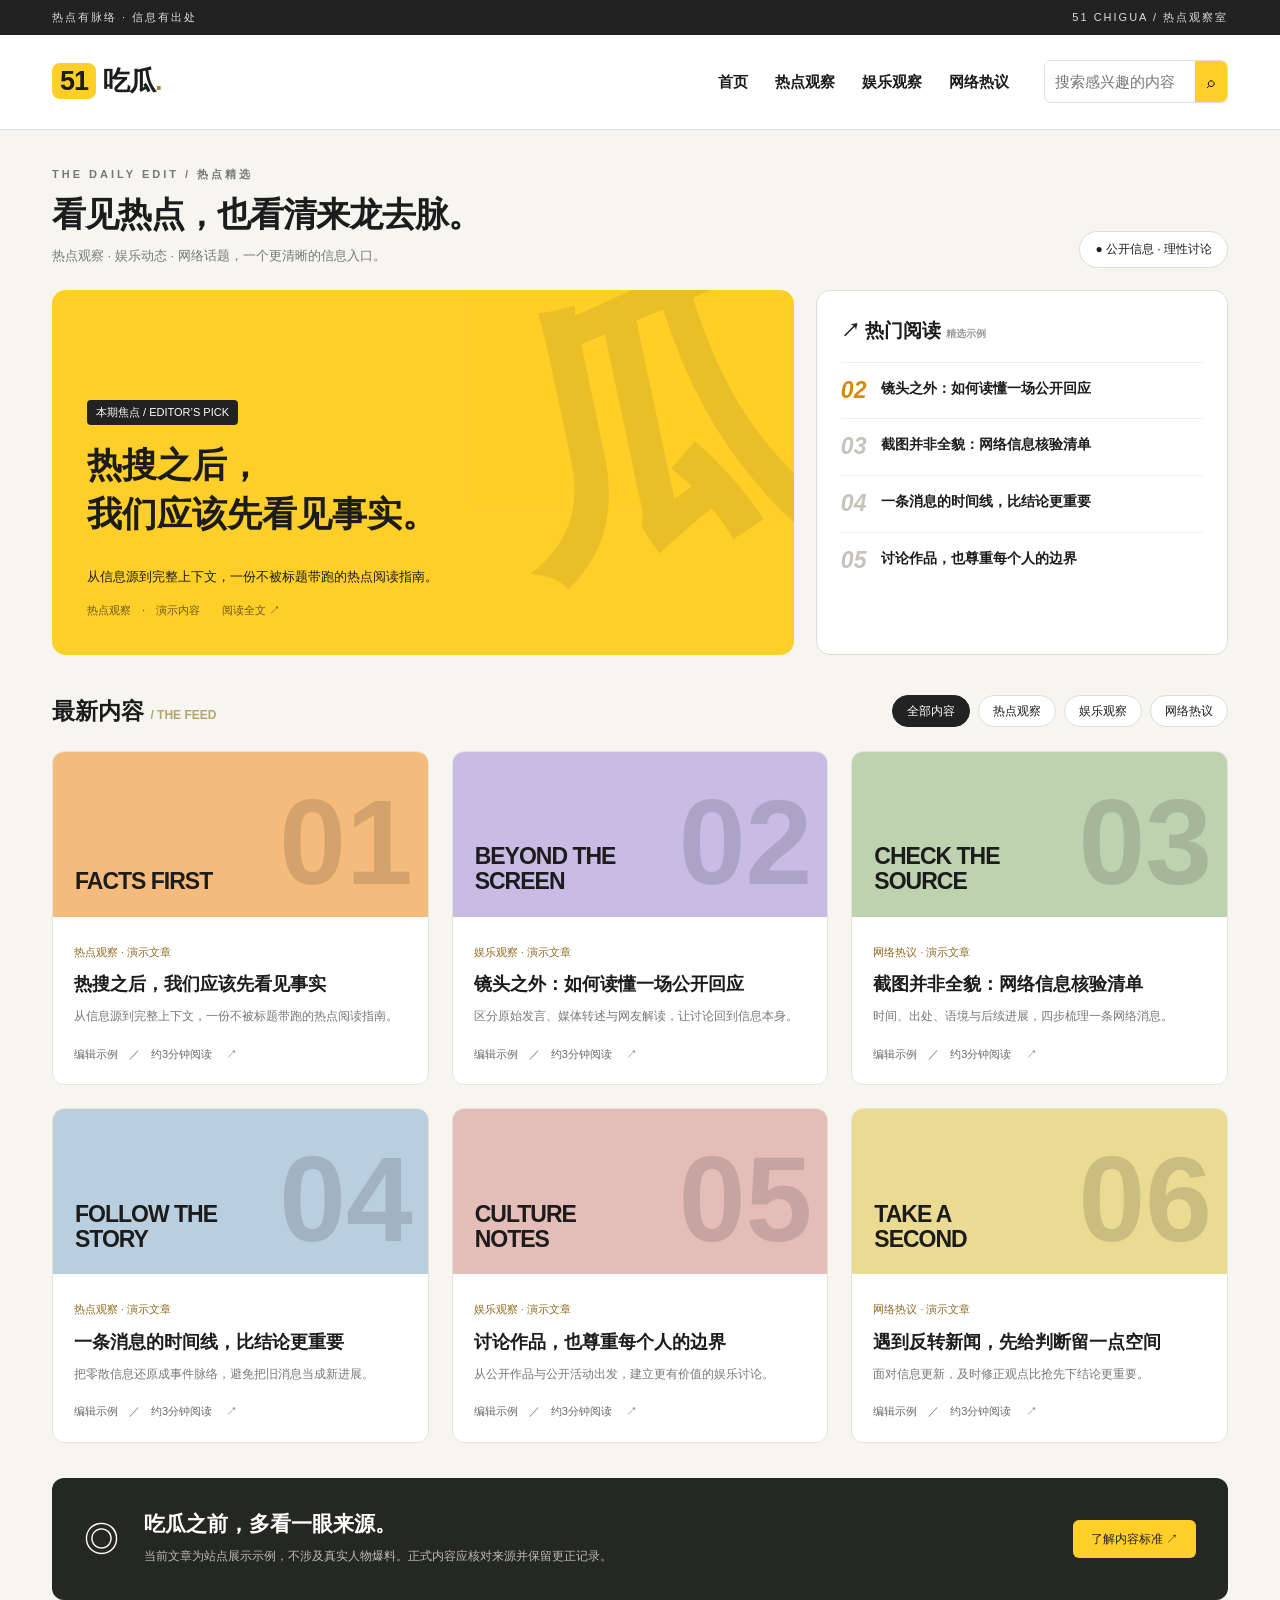
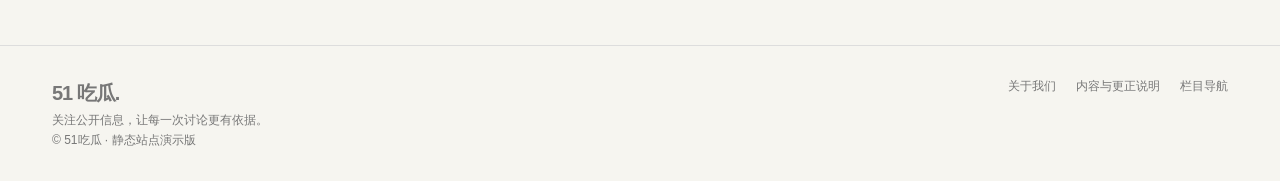
<file: index.html>
<!doctype html><html lang="zh-CN"><head><meta charset="utf-8"><meta name="viewport" content="width=device-width,initial-scale=1"><title>51吃瓜网黑料第一爆料最快-全网最快最全吃瓜平台,黑料实时更新-51吃瓜</title><meta name="description" content="51吃瓜作为全网最快最全吃瓜平台，黑料实时更新，让您始终领先一步。"><meta name="keywords" content="51吃瓜网黑料第一爆料最快,全网最快最全吃瓜平台,黑料实时更新,51吃瓜"><meta name="robots" content="index,follow"><link rel="stylesheet" href="style.css"><link rel="canonical" href="https://chigua51-static-20261031.yumidctacta.chatgpt.site/index.html"><meta property="og:title" content="51吃瓜网黑料第一爆料最快-全网最快最全吃瓜平台,黑料实时更新-51吃瓜"><meta property="og:description" content="51吃瓜作为全网最快最全吃瓜平台，黑料实时更新，让您始终领先一步。"><meta property="og:type" content="website"><meta property="og:url" content="https://chigua51-static-20261031.yumidctacta.chatgpt.site/index.html"><meta property="og:site_name" content="51吃瓜"><meta property="og:locale" content="zh_CN"><meta property="og:image" content="https://chigua51-static-20261031.yumidctacta.chatgpt.site/assets/og-cover.png"><meta property="og:image:secure_url" content="https://chigua51-static-20261031.yumidctacta.chatgpt.site/assets/og-cover.png"><meta property="og:image:type" content="image/png"><meta property="og:image:width" content="1200"><meta property="og:image:height" content="630"><meta property="og:image:alt" content="51吃瓜热点观察室：看见热点，也看清来龙去脉。"><meta name="twitter:card" content="summary_large_image"><meta name="twitter:title" content="51吃瓜网黑料第一爆料最快-全网最快最全吃瓜平台,黑料实时更新-51吃瓜"><meta name="twitter:description" content="51吃瓜作为全网最快最全吃瓜平台，黑料实时更新，让您始终领先一步。"><meta name="twitter:image" content="https://chigua51-static-20261031.yumidctacta.chatgpt.site/assets/og-cover.png"><meta name="twitter:image:alt" content="51吃瓜热点观察室：看见热点，也看清来龙去脉。"></head><body><div class="top"><div class="wrap"><span>热点有脉络 · 信息有出处</span><span>51 CHIGUA / 热点观察室</span></div></div><header><div class="wrap head"><a class="logo" href="index.html"><b>51</b>吃瓜<span style="color:#a58b3d">.</span></a><nav><a href="index.html">首页</a><a href="category/hot.html">热点观察</a><a href="category/ent.html">娱乐观察</a><a href="category/web.html">网络热议</a></nav><form class="search" action="index.html"><input name="q" aria-label="搜索文章" placeholder="搜索感兴趣的内容"><button aria-label="搜索">⌕</button></form></div></header><main class="wrap"><div class="intro"><div><div class="eyebrow">THE DAILY EDIT / 热点精选</div><h1>看见热点，也看清来龙去脉。</h1><p>热点观察 · 娱乐动态 · 网络话题，一个更清晰的信息入口。</p></div><span class="pill">● 公开信息 · 理性讨论</span></div><section class="hero"><a class="feature" href="articles/story-1.html"><span class="tag">本期焦点 / EDITOR’S PICK</span><h2>热搜之后，<br>我们应该先看见事实。</h2><p>从信息源到完整上下文，一份不被标题带跑的热点阅读指南。</p><div class="meta">热点观察　·　演示内容　　阅读全文 ↗</div></a><aside class="trending"><h2>↗ 热门阅读 <small style="font-size:10px;color:#999">精选示例</small></h2><a class="trend" href="articles/story-2.html"><span>02</span>镜头之外：如何读懂一场公开回应</a><a class="trend" href="articles/story-3.html"><span>03</span>截图并非全貌：网络信息核验清单</a><a class="trend" href="articles/story-4.html"><span>04</span>一条消息的时间线，比结论更重要</a><a class="trend" href="articles/story-5.html"><span>05</span>讨论作品，也尊重每个人的边界</a></aside></section><div class="sectionhead"><h2 id="list-title">最新内容 <span style="color:#b4a56b;font-size:12px">/ THE FEED</span></h2><div class="filters"><a class="active" href="index.html">全部内容</a><a href="category/hot.html">热点观察</a><a href="category/ent.html">娱乐观察</a><a href="category/web.html">网络热议</a></div></div><section class="grid"><article class="card" data-search="热点观察 热搜之后，我们应该先看见事实 从信息源到完整上下文，一份不被标题带跑的热点阅读指南。"><a href="articles/story-1.html"><div class="art orange"><strong>FACTS FIRST</strong><i>01</i></div><div class="cardbody"><span class="label">热点观察 · 演示文章</span><h3>热搜之后，我们应该先看见事实</h3><p>从信息源到完整上下文，一份不被标题带跑的热点阅读指南。</p><div class="meta">编辑示例　／　约3分钟阅读　 ↗</div></div></a></article><article class="card" data-search="娱乐观察 镜头之外：如何读懂一场公开回应 区分原始发言、媒体转述与网友解读，让讨论回到信息本身。"><a href="articles/story-2.html"><div class="art purple"><strong>BEYOND THE SCREEN</strong><i>02</i></div><div class="cardbody"><span class="label">娱乐观察 · 演示文章</span><h3>镜头之外：如何读懂一场公开回应</h3><p>区分原始发言、媒体转述与网友解读，让讨论回到信息本身。</p><div class="meta">编辑示例　／　约3分钟阅读　 ↗</div></div></a></article><article class="card" data-search="网络热议 截图并非全貌：网络信息核验清单 时间、出处、语境与后续进展，四步梳理一条网络消息。"><a href="articles/story-3.html"><div class="art green"><strong>CHECK THE SOURCE</strong><i>03</i></div><div class="cardbody"><span class="label">网络热议 · 演示文章</span><h3>截图并非全貌：网络信息核验清单</h3><p>时间、出处、语境与后续进展，四步梳理一条网络消息。</p><div class="meta">编辑示例　／　约3分钟阅读　 ↗</div></div></a></article><article class="card" data-search="热点观察 一条消息的时间线，比结论更重要 把零散信息还原成事件脉络，避免把旧消息当成新进展。"><a href="articles/story-4.html"><div class="art blue"><strong>FOLLOW THE STORY</strong><i>04</i></div><div class="cardbody"><span class="label">热点观察 · 演示文章</span><h3>一条消息的时间线，比结论更重要</h3><p>把零散信息还原成事件脉络，避免把旧消息当成新进展。</p><div class="meta">编辑示例　／　约3分钟阅读　 ↗</div></div></a></article><article class="card" data-search="娱乐观察 讨论作品，也尊重每个人的边界 从公开作品与公开活动出发，建立更有价值的娱乐讨论。"><a href="articles/story-5.html"><div class="art pink"><strong>CULTURE NOTES</strong><i>05</i></div><div class="cardbody"><span class="label">娱乐观察 · 演示文章</span><h3>讨论作品，也尊重每个人的边界</h3><p>从公开作品与公开活动出发，建立更有价值的娱乐讨论。</p><div class="meta">编辑示例　／　约3分钟阅读　 ↗</div></div></a></article><article class="card" data-search="网络热议 遇到反转新闻，先给判断留一点空间 面对信息更新，及时修正观点比抢先下结论更重要。"><a href="articles/story-6.html"><div class="art yellow"><strong>TAKE A SECOND</strong><i>06</i></div><div class="cardbody"><span class="label">网络热议 · 演示文章</span><h3>遇到反转新闻，先给判断留一点空间</h3><p>面对信息更新，及时修正观点比抢先下结论更重要。</p><div class="meta">编辑示例　／　约3分钟阅读　 ↗</div></div></a></article></section><p class="empty" id="empty">没有找到匹配的文章，请更换关键词。</p><section class="banner"><div style="font-size:35px">◎</div><div><strong>吃瓜之前，多看一眼来源。</strong><p>当前文章为站点展示示例，不涉及真实人物爆料。正式内容应核对来源并保留更正记录。</p></div><a href="policy.html">了解内容标准 ↗</a></section></main><script>const q=new URLSearchParams(location.search).get('q')||'';document.querySelector('input[name=q]').value=q;if(q){let n=0;document.querySelectorAll('.card').forEach(c=>{const ok=c.dataset.search.toLowerCase().includes(q.toLowerCase());c.hidden=!ok;if(ok)n++});document.getElementById('list-title').textContent='搜索结果 · '+n+' 篇';document.getElementById('empty').style.display=n?'none':'block';}</script><footer><div class="wrap foot"><div><span class="logo" style="font-size:20px">51 吃瓜.</span><br>关注公开信息，让每一次讨论更有依据。<br>© 51吃瓜 · 静态站点演示版</div><div class="footlinks"><a href="about.html">关于我们</a><a href="policy.html">内容与更正说明</a><a href="category/hot.html">栏目导航</a></div></div></footer></body></html>
</file>
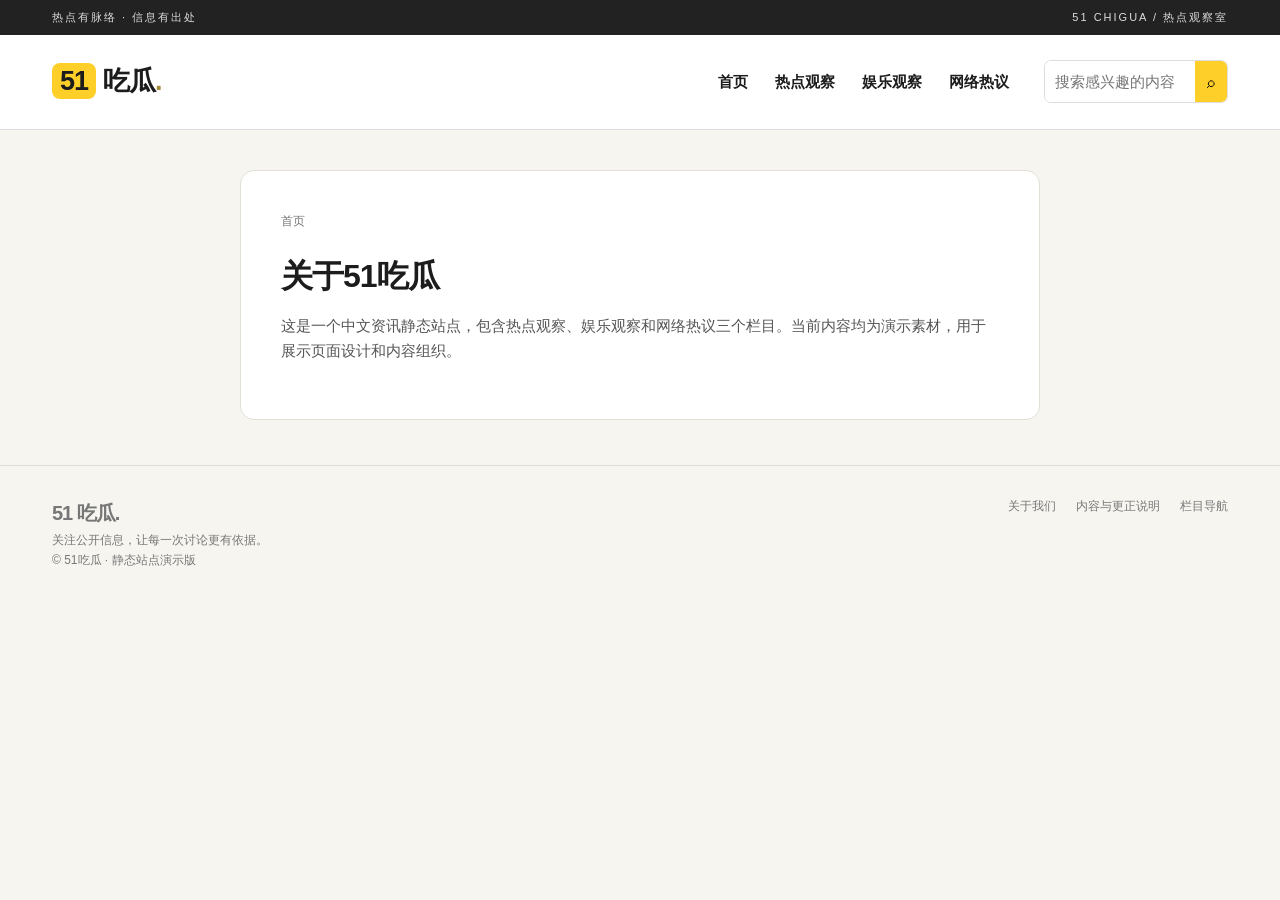
<file: about.html>
<!doctype html><html lang="zh-CN"><head><meta charset="utf-8"><meta name="viewport" content="width=device-width,initial-scale=1"><title>关于51吃瓜-51吃瓜</title><meta name="description" content="51吃瓜作为全网最快最全吃瓜平台，黑料实时更新，让您始终领先一步。"><meta name="keywords" content="51吃瓜网黑料第一爆料最快,全网最快最全吃瓜平台,黑料实时更新,51吃瓜"><meta name="robots" content="index,follow"><link rel="stylesheet" href="style.css"><link rel="canonical" href="https://chigua51-static-20261031.yumidctacta.chatgpt.site/about.html"><meta property="og:title" content="关于51吃瓜-51吃瓜"><meta property="og:description" content="51吃瓜作为全网最快最全吃瓜平台，黑料实时更新，让您始终领先一步。"><meta property="og:type" content="website"><meta property="og:url" content="https://chigua51-static-20261031.yumidctacta.chatgpt.site/about.html"><meta property="og:site_name" content="51吃瓜"><meta property="og:locale" content="zh_CN"><meta property="og:image" content="https://chigua51-static-20261031.yumidctacta.chatgpt.site/assets/og-cover.png"><meta property="og:image:secure_url" content="https://chigua51-static-20261031.yumidctacta.chatgpt.site/assets/og-cover.png"><meta property="og:image:type" content="image/png"><meta property="og:image:width" content="1200"><meta property="og:image:height" content="630"><meta property="og:image:alt" content="51吃瓜热点观察室：看见热点，也看清来龙去脉。"><meta name="twitter:card" content="summary_large_image"><meta name="twitter:title" content="关于51吃瓜-51吃瓜"><meta name="twitter:description" content="51吃瓜作为全网最快最全吃瓜平台，黑料实时更新，让您始终领先一步。"><meta name="twitter:image" content="https://chigua51-static-20261031.yumidctacta.chatgpt.site/assets/og-cover.png"><meta name="twitter:image:alt" content="51吃瓜热点观察室：看见热点，也看清来龙去脉。"></head><body><div class="top"><div class="wrap"><span>热点有脉络 · 信息有出处</span><span>51 CHIGUA / 热点观察室</span></div></div><header><div class="wrap head"><a class="logo" href="index.html"><b>51</b>吃瓜<span style="color:#a58b3d">.</span></a><nav><a href="index.html">首页</a><a href="category/hot.html">热点观察</a><a href="category/ent.html">娱乐观察</a><a href="category/web.html">网络热议</a></nav><form class="search" action="index.html"><input name="q" aria-label="搜索文章" placeholder="搜索感兴趣的内容"><button aria-label="搜索">⌕</button></form></div></header><main class="wrap"><article class="article"><div class="crumb"><a href="index.html">首页</a></div><h1>关于51吃瓜</h1><p>这是一个中文资讯静态站点，包含热点观察、娱乐观察和网络热议三个栏目。当前内容均为演示素材，用于展示页面设计和内容组织。</p></article></main><footer><div class="wrap foot"><div><span class="logo" style="font-size:20px">51 吃瓜.</span><br>关注公开信息，让每一次讨论更有依据。<br>© 51吃瓜 · 静态站点演示版</div><div class="footlinks"><a href="about.html">关于我们</a><a href="policy.html">内容与更正说明</a><a href="category/hot.html">栏目导航</a></div></div></footer></body></html>
</file>
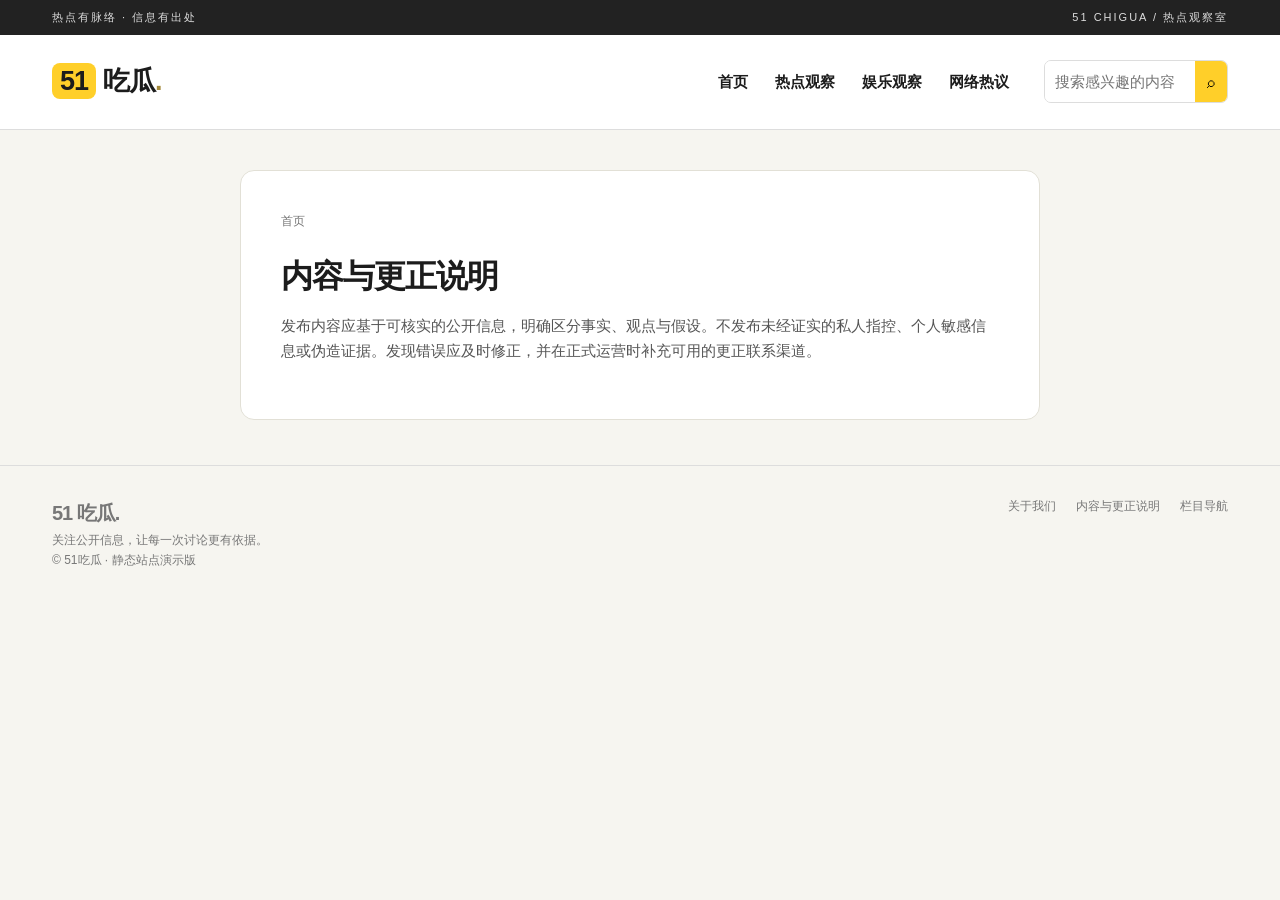
<file: policy.html>
<!doctype html><html lang="zh-CN"><head><meta charset="utf-8"><meta name="viewport" content="width=device-width,initial-scale=1"><title>内容与更正说明-51吃瓜</title><meta name="description" content="51吃瓜作为全网最快最全吃瓜平台，黑料实时更新，让您始终领先一步。"><meta name="keywords" content="51吃瓜网黑料第一爆料最快,全网最快最全吃瓜平台,黑料实时更新,51吃瓜"><meta name="robots" content="index,follow"><link rel="stylesheet" href="style.css"><link rel="canonical" href="https://chigua51-static-20261031.yumidctacta.chatgpt.site/policy.html"><meta property="og:title" content="内容与更正说明-51吃瓜"><meta property="og:description" content="51吃瓜作为全网最快最全吃瓜平台，黑料实时更新，让您始终领先一步。"><meta property="og:type" content="website"><meta property="og:url" content="https://chigua51-static-20261031.yumidctacta.chatgpt.site/policy.html"><meta property="og:site_name" content="51吃瓜"><meta property="og:locale" content="zh_CN"><meta property="og:image" content="https://chigua51-static-20261031.yumidctacta.chatgpt.site/assets/og-cover.png"><meta property="og:image:secure_url" content="https://chigua51-static-20261031.yumidctacta.chatgpt.site/assets/og-cover.png"><meta property="og:image:type" content="image/png"><meta property="og:image:width" content="1200"><meta property="og:image:height" content="630"><meta property="og:image:alt" content="51吃瓜热点观察室：看见热点，也看清来龙去脉。"><meta name="twitter:card" content="summary_large_image"><meta name="twitter:title" content="内容与更正说明-51吃瓜"><meta name="twitter:description" content="51吃瓜作为全网最快最全吃瓜平台，黑料实时更新，让您始终领先一步。"><meta name="twitter:image" content="https://chigua51-static-20261031.yumidctacta.chatgpt.site/assets/og-cover.png"><meta name="twitter:image:alt" content="51吃瓜热点观察室：看见热点，也看清来龙去脉。"></head><body><div class="top"><div class="wrap"><span>热点有脉络 · 信息有出处</span><span>51 CHIGUA / 热点观察室</span></div></div><header><div class="wrap head"><a class="logo" href="index.html"><b>51</b>吃瓜<span style="color:#a58b3d">.</span></a><nav><a href="index.html">首页</a><a href="category/hot.html">热点观察</a><a href="category/ent.html">娱乐观察</a><a href="category/web.html">网络热议</a></nav><form class="search" action="index.html"><input name="q" aria-label="搜索文章" placeholder="搜索感兴趣的内容"><button aria-label="搜索">⌕</button></form></div></header><main class="wrap"><article class="article"><div class="crumb"><a href="index.html">首页</a></div><h1>内容与更正说明</h1><p>发布内容应基于可核实的公开信息，明确区分事实、观点与假设。不发布未经证实的私人指控、个人敏感信息或伪造证据。发现错误应及时修正，并在正式运营时补充可用的更正联系渠道。</p></article></main><footer><div class="wrap foot"><div><span class="logo" style="font-size:20px">51 吃瓜.</span><br>关注公开信息，让每一次讨论更有依据。<br>© 51吃瓜 · 静态站点演示版</div><div class="footlinks"><a href="about.html">关于我们</a><a href="policy.html">内容与更正说明</a><a href="category/hot.html">栏目导航</a></div></div></footer></body></html>
</file>
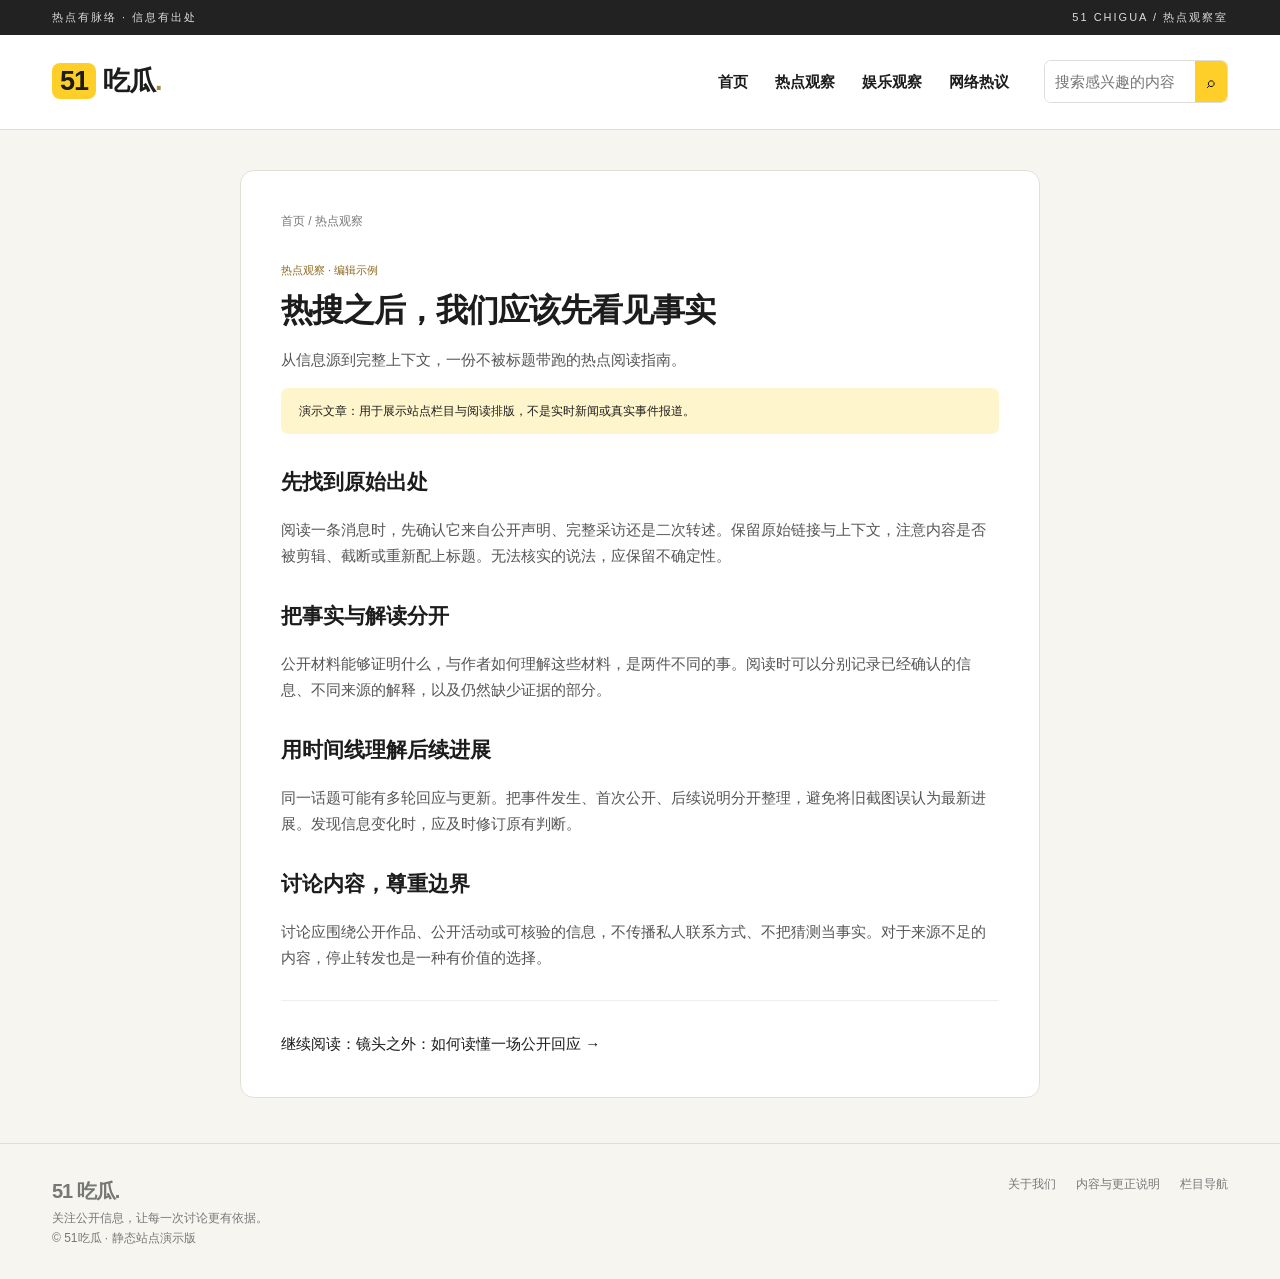
<file: articles/story-1.html>
<!doctype html><html lang="zh-CN"><head><meta charset="utf-8"><meta name="viewport" content="width=device-width,initial-scale=1"><title>热搜之后，我们应该先看见事实-51吃瓜</title><meta name="description" content="从信息源到完整上下文，一份不被标题带跑的热点阅读指南。"><meta name="keywords" content="51吃瓜网黑料第一爆料最快,全网最快最全吃瓜平台,黑料实时更新,51吃瓜"><meta name="robots" content="index,follow"><link rel="stylesheet" href="../style.css"><link rel="canonical" href="https://chigua51-static-20261031.yumidctacta.chatgpt.site/articles/story-1.html"><meta property="og:title" content="热搜之后，我们应该先看见事实-51吃瓜"><meta property="og:description" content="从信息源到完整上下文，一份不被标题带跑的热点阅读指南。"><meta property="og:type" content="article"><meta property="og:url" content="https://chigua51-static-20261031.yumidctacta.chatgpt.site/articles/story-1.html"><meta property="og:site_name" content="51吃瓜"><meta property="og:locale" content="zh_CN"><meta property="og:image" content="https://chigua51-static-20261031.yumidctacta.chatgpt.site/assets/og-cover.png"><meta property="og:image:secure_url" content="https://chigua51-static-20261031.yumidctacta.chatgpt.site/assets/og-cover.png"><meta property="og:image:type" content="image/png"><meta property="og:image:width" content="1200"><meta property="og:image:height" content="630"><meta property="og:image:alt" content="51吃瓜热点观察室：看见热点，也看清来龙去脉。"><meta name="twitter:card" content="summary_large_image"><meta name="twitter:title" content="热搜之后，我们应该先看见事实-51吃瓜"><meta name="twitter:description" content="从信息源到完整上下文，一份不被标题带跑的热点阅读指南。"><meta name="twitter:image" content="https://chigua51-static-20261031.yumidctacta.chatgpt.site/assets/og-cover.png"><meta name="twitter:image:alt" content="51吃瓜热点观察室：看见热点，也看清来龙去脉。"></head><body><div class="top"><div class="wrap"><span>热点有脉络 · 信息有出处</span><span>51 CHIGUA / 热点观察室</span></div></div><header><div class="wrap head"><a class="logo" href="../index.html"><b>51</b>吃瓜<span style="color:#a58b3d">.</span></a><nav><a href="../index.html">首页</a><a href="../category/hot.html">热点观察</a><a href="../category/ent.html">娱乐观察</a><a href="../category/web.html">网络热议</a></nav><form class="search" action="../index.html"><input name="q" aria-label="搜索文章" placeholder="搜索感兴趣的内容"><button aria-label="搜索">⌕</button></form></div></header><main class="wrap"><article class="article"><div class="crumb"><a href="../index.html">首页</a> / 热点观察</div><span class="label">热点观察 · 编辑示例</span><h1>热搜之后，我们应该先看见事实</h1><p>从信息源到完整上下文，一份不被标题带跑的热点阅读指南。</p><div class="notice">演示文章：用于展示站点栏目与阅读排版，不是实时新闻或真实事件报道。</div><h2>先找到原始出处</h2><p>阅读一条消息时，先确认它来自公开声明、完整采访还是二次转述。保留原始链接与上下文，注意内容是否被剪辑、截断或重新配上标题。无法核实的说法，应保留不确定性。</p><h2>把事实与解读分开</h2><p>公开材料能够证明什么，与作者如何理解这些材料，是两件不同的事。阅读时可以分别记录已经确认的信息、不同来源的解释，以及仍然缺少证据的部分。</p><h2>用时间线理解后续进展</h2><p>同一话题可能有多轮回应与更新。把事件发生、首次公开、后续说明分开整理，避免将旧截图误认为最新进展。发现信息变化时，应及时修订原有判断。</p><h2>讨论内容，尊重边界</h2><p>讨论应围绕公开作品、公开活动或可核验的信息，不传播私人联系方式、不把猜测当事实。对于来源不足的内容，停止转发也是一种有价值的选择。</p><hr style="border:0;border-top:1px solid #eee;margin:30px 0"><a href="story-2.html">继续阅读：镜头之外：如何读懂一场公开回应 →</a></article></main><footer><div class="wrap foot"><div><span class="logo" style="font-size:20px">51 吃瓜.</span><br>关注公开信息，让每一次讨论更有依据。<br>© 51吃瓜 · 静态站点演示版</div><div class="footlinks"><a href="../about.html">关于我们</a><a href="../policy.html">内容与更正说明</a><a href="../category/hot.html">栏目导航</a></div></div></footer></body></html>
</file>
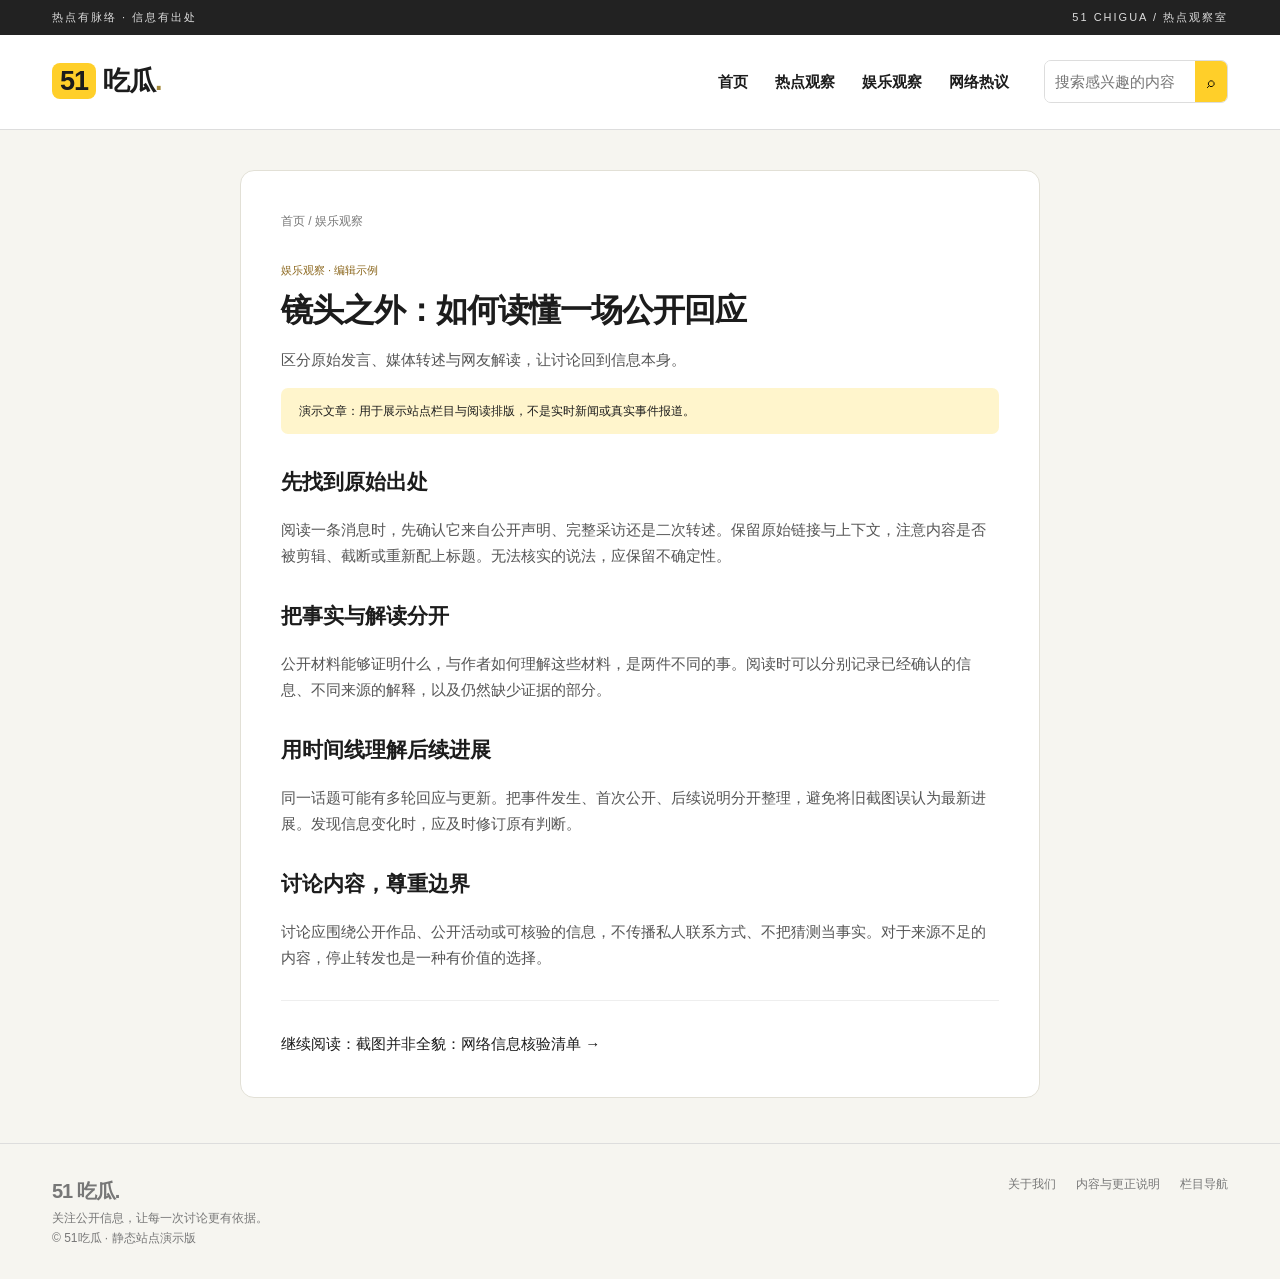
<file: articles/story-2.html>
<!doctype html><html lang="zh-CN"><head><meta charset="utf-8"><meta name="viewport" content="width=device-width,initial-scale=1"><title>镜头之外：如何读懂一场公开回应-51吃瓜</title><meta name="description" content="区分原始发言、媒体转述与网友解读，让讨论回到信息本身。"><meta name="keywords" content="51吃瓜网黑料第一爆料最快,全网最快最全吃瓜平台,黑料实时更新,51吃瓜"><meta name="robots" content="index,follow"><link rel="stylesheet" href="../style.css"><link rel="canonical" href="https://chigua51-static-20261031.yumidctacta.chatgpt.site/articles/story-2.html"><meta property="og:title" content="镜头之外：如何读懂一场公开回应-51吃瓜"><meta property="og:description" content="区分原始发言、媒体转述与网友解读，让讨论回到信息本身。"><meta property="og:type" content="article"><meta property="og:url" content="https://chigua51-static-20261031.yumidctacta.chatgpt.site/articles/story-2.html"><meta property="og:site_name" content="51吃瓜"><meta property="og:locale" content="zh_CN"><meta property="og:image" content="https://chigua51-static-20261031.yumidctacta.chatgpt.site/assets/og-cover.png"><meta property="og:image:secure_url" content="https://chigua51-static-20261031.yumidctacta.chatgpt.site/assets/og-cover.png"><meta property="og:image:type" content="image/png"><meta property="og:image:width" content="1200"><meta property="og:image:height" content="630"><meta property="og:image:alt" content="51吃瓜热点观察室：看见热点，也看清来龙去脉。"><meta name="twitter:card" content="summary_large_image"><meta name="twitter:title" content="镜头之外：如何读懂一场公开回应-51吃瓜"><meta name="twitter:description" content="区分原始发言、媒体转述与网友解读，让讨论回到信息本身。"><meta name="twitter:image" content="https://chigua51-static-20261031.yumidctacta.chatgpt.site/assets/og-cover.png"><meta name="twitter:image:alt" content="51吃瓜热点观察室：看见热点，也看清来龙去脉。"></head><body><div class="top"><div class="wrap"><span>热点有脉络 · 信息有出处</span><span>51 CHIGUA / 热点观察室</span></div></div><header><div class="wrap head"><a class="logo" href="../index.html"><b>51</b>吃瓜<span style="color:#a58b3d">.</span></a><nav><a href="../index.html">首页</a><a href="../category/hot.html">热点观察</a><a href="../category/ent.html">娱乐观察</a><a href="../category/web.html">网络热议</a></nav><form class="search" action="../index.html"><input name="q" aria-label="搜索文章" placeholder="搜索感兴趣的内容"><button aria-label="搜索">⌕</button></form></div></header><main class="wrap"><article class="article"><div class="crumb"><a href="../index.html">首页</a> / 娱乐观察</div><span class="label">娱乐观察 · 编辑示例</span><h1>镜头之外：如何读懂一场公开回应</h1><p>区分原始发言、媒体转述与网友解读，让讨论回到信息本身。</p><div class="notice">演示文章：用于展示站点栏目与阅读排版，不是实时新闻或真实事件报道。</div><h2>先找到原始出处</h2><p>阅读一条消息时，先确认它来自公开声明、完整采访还是二次转述。保留原始链接与上下文，注意内容是否被剪辑、截断或重新配上标题。无法核实的说法，应保留不确定性。</p><h2>把事实与解读分开</h2><p>公开材料能够证明什么，与作者如何理解这些材料，是两件不同的事。阅读时可以分别记录已经确认的信息、不同来源的解释，以及仍然缺少证据的部分。</p><h2>用时间线理解后续进展</h2><p>同一话题可能有多轮回应与更新。把事件发生、首次公开、后续说明分开整理，避免将旧截图误认为最新进展。发现信息变化时，应及时修订原有判断。</p><h2>讨论内容，尊重边界</h2><p>讨论应围绕公开作品、公开活动或可核验的信息，不传播私人联系方式、不把猜测当事实。对于来源不足的内容，停止转发也是一种有价值的选择。</p><hr style="border:0;border-top:1px solid #eee;margin:30px 0"><a href="story-3.html">继续阅读：截图并非全貌：网络信息核验清单 →</a></article></main><footer><div class="wrap foot"><div><span class="logo" style="font-size:20px">51 吃瓜.</span><br>关注公开信息，让每一次讨论更有依据。<br>© 51吃瓜 · 静态站点演示版</div><div class="footlinks"><a href="../about.html">关于我们</a><a href="../policy.html">内容与更正说明</a><a href="../category/hot.html">栏目导航</a></div></div></footer></body></html>
</file>
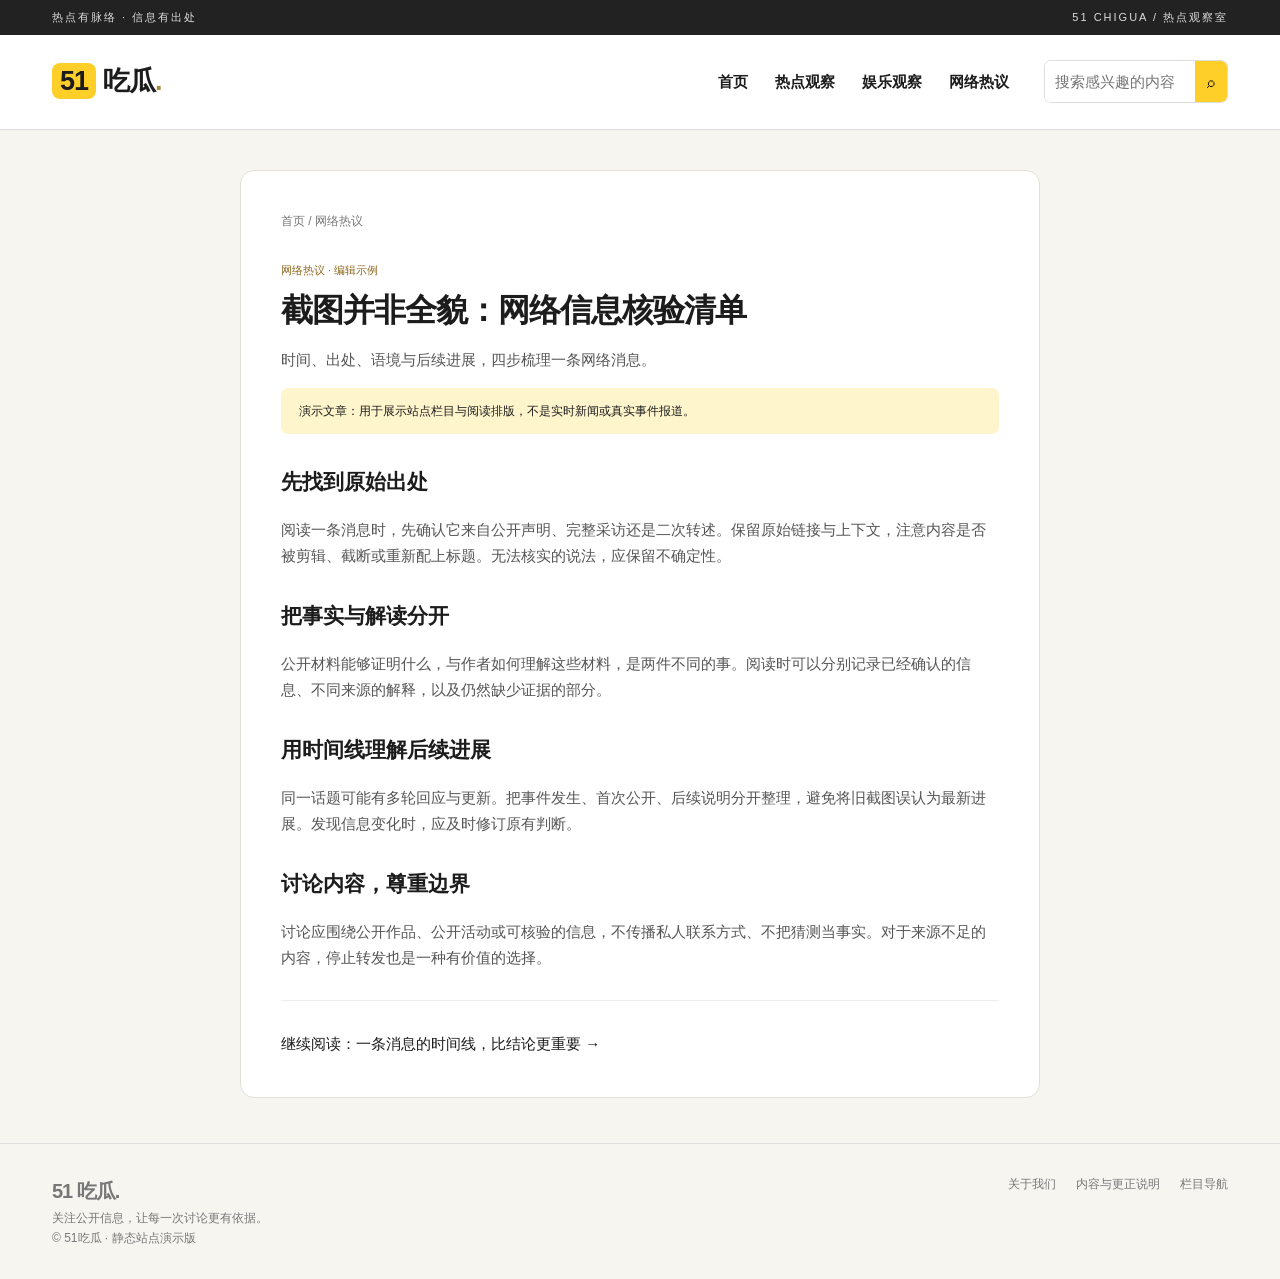
<file: articles/story-3.html>
<!doctype html><html lang="zh-CN"><head><meta charset="utf-8"><meta name="viewport" content="width=device-width,initial-scale=1"><title>截图并非全貌：网络信息核验清单-51吃瓜</title><meta name="description" content="时间、出处、语境与后续进展，四步梳理一条网络消息。"><meta name="keywords" content="51吃瓜网黑料第一爆料最快,全网最快最全吃瓜平台,黑料实时更新,51吃瓜"><meta name="robots" content="index,follow"><link rel="stylesheet" href="../style.css"><link rel="canonical" href="https://chigua51-static-20261031.yumidctacta.chatgpt.site/articles/story-3.html"><meta property="og:title" content="截图并非全貌：网络信息核验清单-51吃瓜"><meta property="og:description" content="时间、出处、语境与后续进展，四步梳理一条网络消息。"><meta property="og:type" content="article"><meta property="og:url" content="https://chigua51-static-20261031.yumidctacta.chatgpt.site/articles/story-3.html"><meta property="og:site_name" content="51吃瓜"><meta property="og:locale" content="zh_CN"><meta property="og:image" content="https://chigua51-static-20261031.yumidctacta.chatgpt.site/assets/og-cover.png"><meta property="og:image:secure_url" content="https://chigua51-static-20261031.yumidctacta.chatgpt.site/assets/og-cover.png"><meta property="og:image:type" content="image/png"><meta property="og:image:width" content="1200"><meta property="og:image:height" content="630"><meta property="og:image:alt" content="51吃瓜热点观察室：看见热点，也看清来龙去脉。"><meta name="twitter:card" content="summary_large_image"><meta name="twitter:title" content="截图并非全貌：网络信息核验清单-51吃瓜"><meta name="twitter:description" content="时间、出处、语境与后续进展，四步梳理一条网络消息。"><meta name="twitter:image" content="https://chigua51-static-20261031.yumidctacta.chatgpt.site/assets/og-cover.png"><meta name="twitter:image:alt" content="51吃瓜热点观察室：看见热点，也看清来龙去脉。"></head><body><div class="top"><div class="wrap"><span>热点有脉络 · 信息有出处</span><span>51 CHIGUA / 热点观察室</span></div></div><header><div class="wrap head"><a class="logo" href="../index.html"><b>51</b>吃瓜<span style="color:#a58b3d">.</span></a><nav><a href="../index.html">首页</a><a href="../category/hot.html">热点观察</a><a href="../category/ent.html">娱乐观察</a><a href="../category/web.html">网络热议</a></nav><form class="search" action="../index.html"><input name="q" aria-label="搜索文章" placeholder="搜索感兴趣的内容"><button aria-label="搜索">⌕</button></form></div></header><main class="wrap"><article class="article"><div class="crumb"><a href="../index.html">首页</a> / 网络热议</div><span class="label">网络热议 · 编辑示例</span><h1>截图并非全貌：网络信息核验清单</h1><p>时间、出处、语境与后续进展，四步梳理一条网络消息。</p><div class="notice">演示文章：用于展示站点栏目与阅读排版，不是实时新闻或真实事件报道。</div><h2>先找到原始出处</h2><p>阅读一条消息时，先确认它来自公开声明、完整采访还是二次转述。保留原始链接与上下文，注意内容是否被剪辑、截断或重新配上标题。无法核实的说法，应保留不确定性。</p><h2>把事实与解读分开</h2><p>公开材料能够证明什么，与作者如何理解这些材料，是两件不同的事。阅读时可以分别记录已经确认的信息、不同来源的解释，以及仍然缺少证据的部分。</p><h2>用时间线理解后续进展</h2><p>同一话题可能有多轮回应与更新。把事件发生、首次公开、后续说明分开整理，避免将旧截图误认为最新进展。发现信息变化时，应及时修订原有判断。</p><h2>讨论内容，尊重边界</h2><p>讨论应围绕公开作品、公开活动或可核验的信息，不传播私人联系方式、不把猜测当事实。对于来源不足的内容，停止转发也是一种有价值的选择。</p><hr style="border:0;border-top:1px solid #eee;margin:30px 0"><a href="story-4.html">继续阅读：一条消息的时间线，比结论更重要 →</a></article></main><footer><div class="wrap foot"><div><span class="logo" style="font-size:20px">51 吃瓜.</span><br>关注公开信息，让每一次讨论更有依据。<br>© 51吃瓜 · 静态站点演示版</div><div class="footlinks"><a href="../about.html">关于我们</a><a href="../policy.html">内容与更正说明</a><a href="../category/hot.html">栏目导航</a></div></div></footer></body></html>
</file>
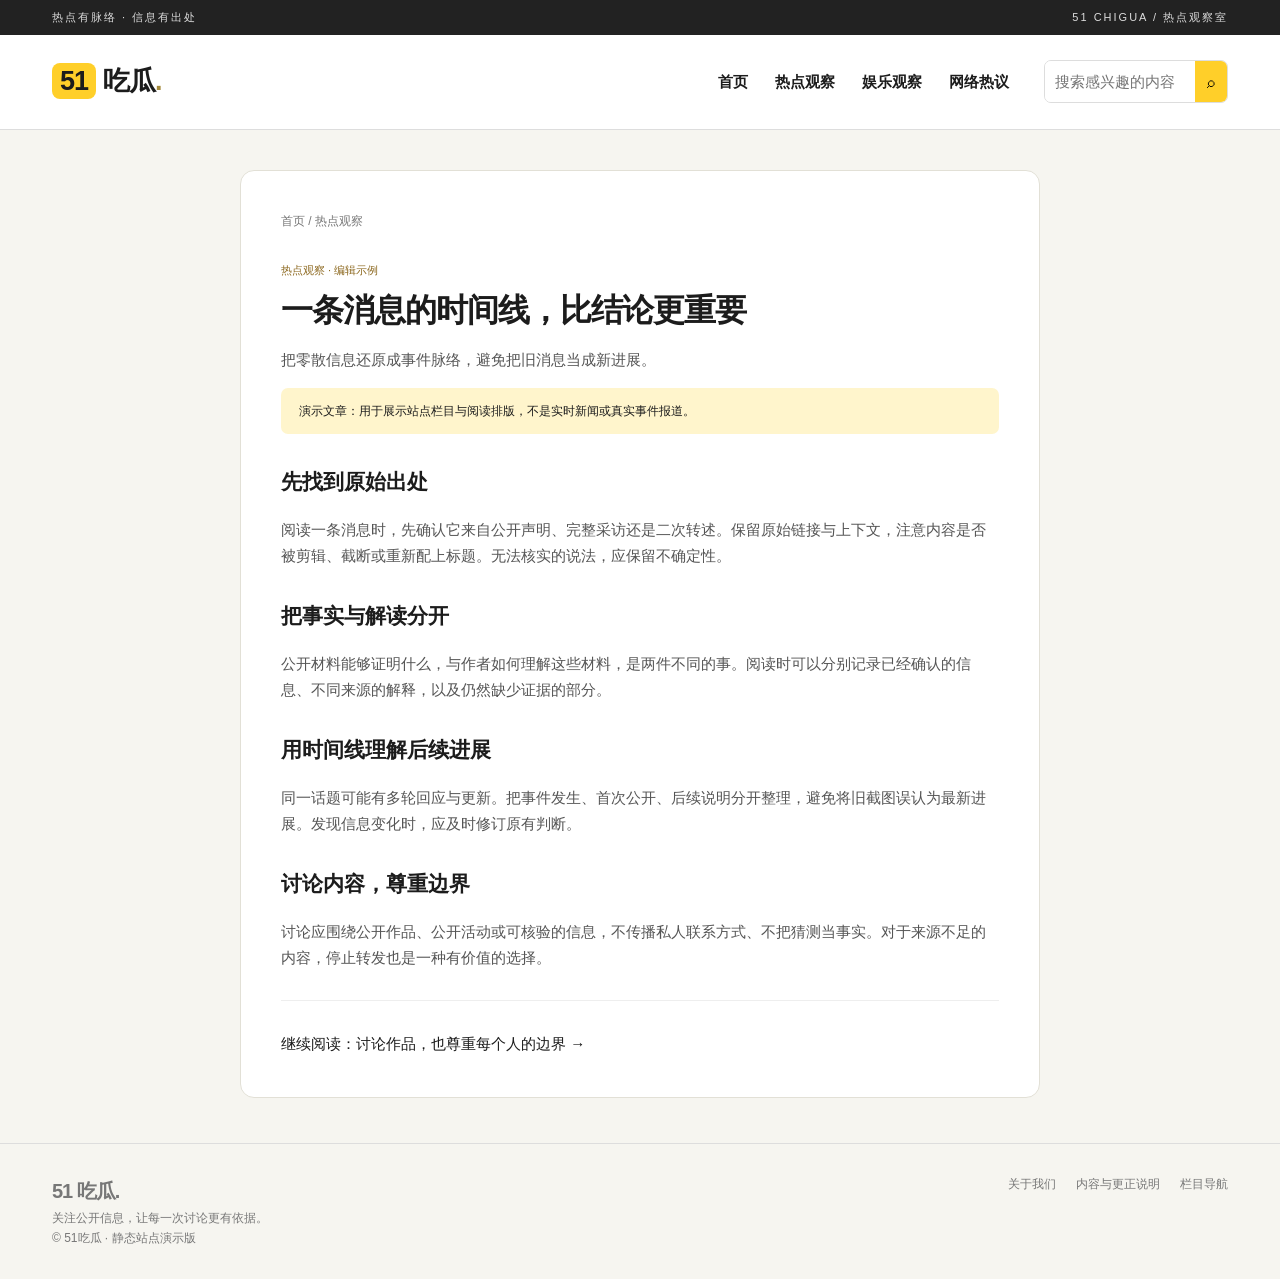
<file: articles/story-4.html>
<!doctype html><html lang="zh-CN"><head><meta charset="utf-8"><meta name="viewport" content="width=device-width,initial-scale=1"><title>一条消息的时间线，比结论更重要-51吃瓜</title><meta name="description" content="把零散信息还原成事件脉络，避免把旧消息当成新进展。"><meta name="keywords" content="51吃瓜网黑料第一爆料最快,全网最快最全吃瓜平台,黑料实时更新,51吃瓜"><meta name="robots" content="index,follow"><link rel="stylesheet" href="../style.css"><link rel="canonical" href="https://chigua51-static-20261031.yumidctacta.chatgpt.site/articles/story-4.html"><meta property="og:title" content="一条消息的时间线，比结论更重要-51吃瓜"><meta property="og:description" content="把零散信息还原成事件脉络，避免把旧消息当成新进展。"><meta property="og:type" content="article"><meta property="og:url" content="https://chigua51-static-20261031.yumidctacta.chatgpt.site/articles/story-4.html"><meta property="og:site_name" content="51吃瓜"><meta property="og:locale" content="zh_CN"><meta property="og:image" content="https://chigua51-static-20261031.yumidctacta.chatgpt.site/assets/og-cover.png"><meta property="og:image:secure_url" content="https://chigua51-static-20261031.yumidctacta.chatgpt.site/assets/og-cover.png"><meta property="og:image:type" content="image/png"><meta property="og:image:width" content="1200"><meta property="og:image:height" content="630"><meta property="og:image:alt" content="51吃瓜热点观察室：看见热点，也看清来龙去脉。"><meta name="twitter:card" content="summary_large_image"><meta name="twitter:title" content="一条消息的时间线，比结论更重要-51吃瓜"><meta name="twitter:description" content="把零散信息还原成事件脉络，避免把旧消息当成新进展。"><meta name="twitter:image" content="https://chigua51-static-20261031.yumidctacta.chatgpt.site/assets/og-cover.png"><meta name="twitter:image:alt" content="51吃瓜热点观察室：看见热点，也看清来龙去脉。"></head><body><div class="top"><div class="wrap"><span>热点有脉络 · 信息有出处</span><span>51 CHIGUA / 热点观察室</span></div></div><header><div class="wrap head"><a class="logo" href="../index.html"><b>51</b>吃瓜<span style="color:#a58b3d">.</span></a><nav><a href="../index.html">首页</a><a href="../category/hot.html">热点观察</a><a href="../category/ent.html">娱乐观察</a><a href="../category/web.html">网络热议</a></nav><form class="search" action="../index.html"><input name="q" aria-label="搜索文章" placeholder="搜索感兴趣的内容"><button aria-label="搜索">⌕</button></form></div></header><main class="wrap"><article class="article"><div class="crumb"><a href="../index.html">首页</a> / 热点观察</div><span class="label">热点观察 · 编辑示例</span><h1>一条消息的时间线，比结论更重要</h1><p>把零散信息还原成事件脉络，避免把旧消息当成新进展。</p><div class="notice">演示文章：用于展示站点栏目与阅读排版，不是实时新闻或真实事件报道。</div><h2>先找到原始出处</h2><p>阅读一条消息时，先确认它来自公开声明、完整采访还是二次转述。保留原始链接与上下文，注意内容是否被剪辑、截断或重新配上标题。无法核实的说法，应保留不确定性。</p><h2>把事实与解读分开</h2><p>公开材料能够证明什么，与作者如何理解这些材料，是两件不同的事。阅读时可以分别记录已经确认的信息、不同来源的解释，以及仍然缺少证据的部分。</p><h2>用时间线理解后续进展</h2><p>同一话题可能有多轮回应与更新。把事件发生、首次公开、后续说明分开整理，避免将旧截图误认为最新进展。发现信息变化时，应及时修订原有判断。</p><h2>讨论内容，尊重边界</h2><p>讨论应围绕公开作品、公开活动或可核验的信息，不传播私人联系方式、不把猜测当事实。对于来源不足的内容，停止转发也是一种有价值的选择。</p><hr style="border:0;border-top:1px solid #eee;margin:30px 0"><a href="story-5.html">继续阅读：讨论作品，也尊重每个人的边界 →</a></article></main><footer><div class="wrap foot"><div><span class="logo" style="font-size:20px">51 吃瓜.</span><br>关注公开信息，让每一次讨论更有依据。<br>© 51吃瓜 · 静态站点演示版</div><div class="footlinks"><a href="../about.html">关于我们</a><a href="../policy.html">内容与更正说明</a><a href="../category/hot.html">栏目导航</a></div></div></footer></body></html>
</file>
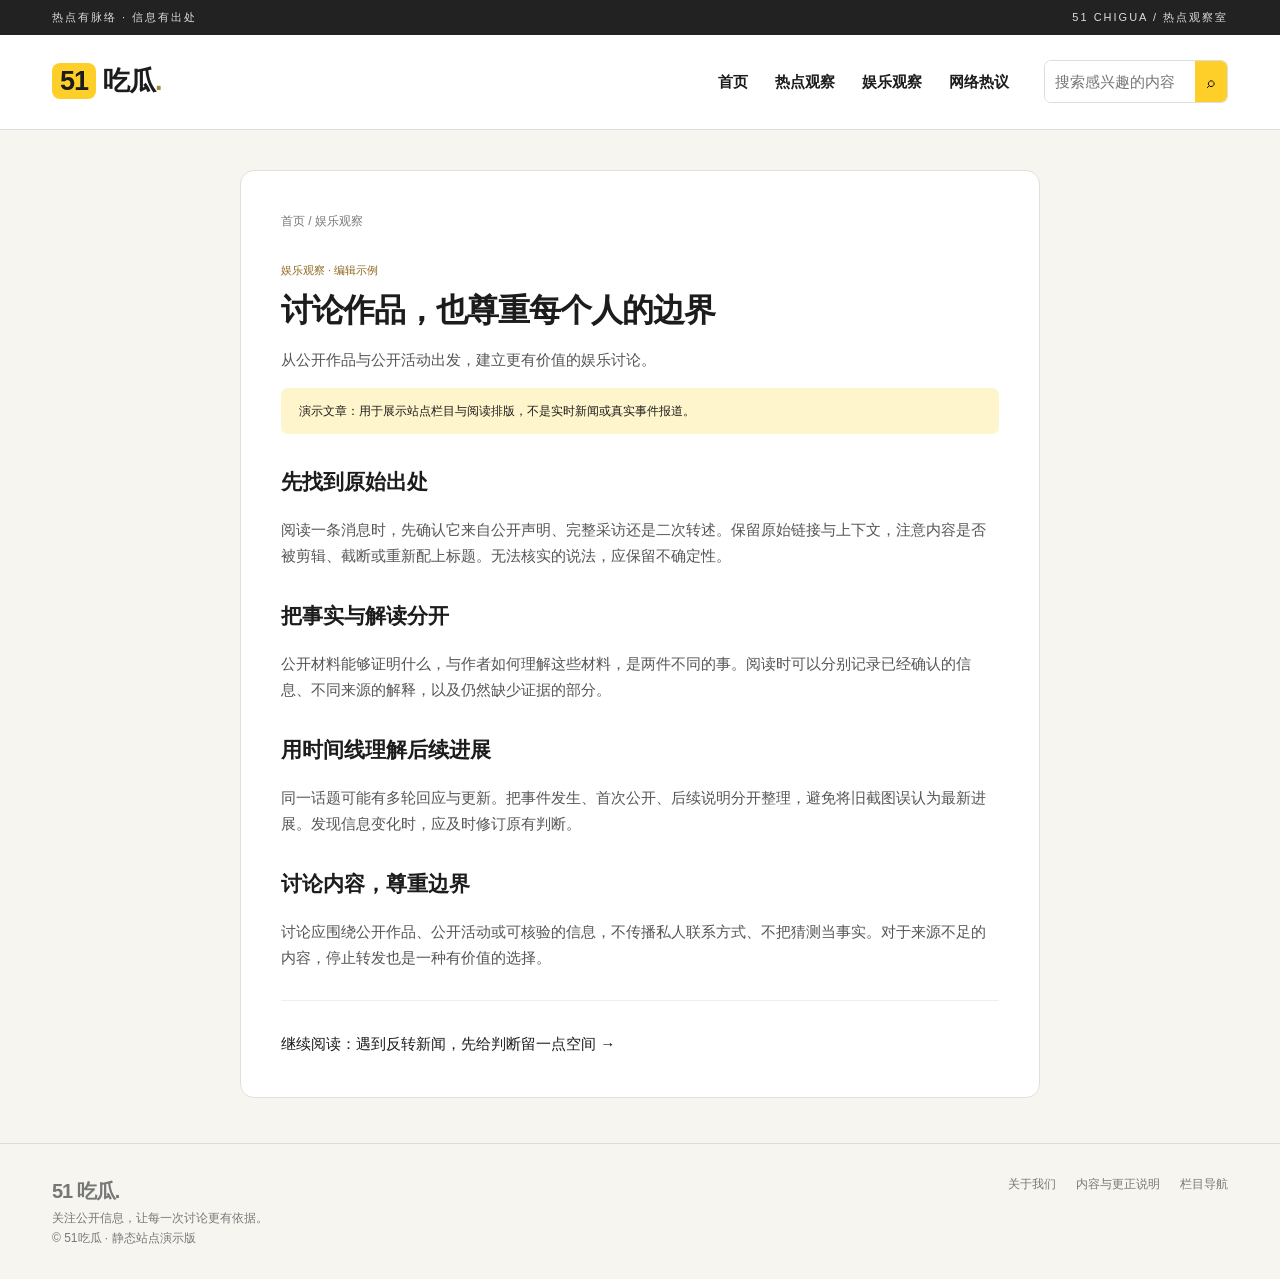
<file: articles/story-5.html>
<!doctype html><html lang="zh-CN"><head><meta charset="utf-8"><meta name="viewport" content="width=device-width,initial-scale=1"><title>讨论作品，也尊重每个人的边界-51吃瓜</title><meta name="description" content="从公开作品与公开活动出发，建立更有价值的娱乐讨论。"><meta name="keywords" content="51吃瓜网黑料第一爆料最快,全网最快最全吃瓜平台,黑料实时更新,51吃瓜"><meta name="robots" content="index,follow"><link rel="stylesheet" href="../style.css"><link rel="canonical" href="https://chigua51-static-20261031.yumidctacta.chatgpt.site/articles/story-5.html"><meta property="og:title" content="讨论作品，也尊重每个人的边界-51吃瓜"><meta property="og:description" content="从公开作品与公开活动出发，建立更有价值的娱乐讨论。"><meta property="og:type" content="article"><meta property="og:url" content="https://chigua51-static-20261031.yumidctacta.chatgpt.site/articles/story-5.html"><meta property="og:site_name" content="51吃瓜"><meta property="og:locale" content="zh_CN"><meta property="og:image" content="https://chigua51-static-20261031.yumidctacta.chatgpt.site/assets/og-cover.png"><meta property="og:image:secure_url" content="https://chigua51-static-20261031.yumidctacta.chatgpt.site/assets/og-cover.png"><meta property="og:image:type" content="image/png"><meta property="og:image:width" content="1200"><meta property="og:image:height" content="630"><meta property="og:image:alt" content="51吃瓜热点观察室：看见热点，也看清来龙去脉。"><meta name="twitter:card" content="summary_large_image"><meta name="twitter:title" content="讨论作品，也尊重每个人的边界-51吃瓜"><meta name="twitter:description" content="从公开作品与公开活动出发，建立更有价值的娱乐讨论。"><meta name="twitter:image" content="https://chigua51-static-20261031.yumidctacta.chatgpt.site/assets/og-cover.png"><meta name="twitter:image:alt" content="51吃瓜热点观察室：看见热点，也看清来龙去脉。"></head><body><div class="top"><div class="wrap"><span>热点有脉络 · 信息有出处</span><span>51 CHIGUA / 热点观察室</span></div></div><header><div class="wrap head"><a class="logo" href="../index.html"><b>51</b>吃瓜<span style="color:#a58b3d">.</span></a><nav><a href="../index.html">首页</a><a href="../category/hot.html">热点观察</a><a href="../category/ent.html">娱乐观察</a><a href="../category/web.html">网络热议</a></nav><form class="search" action="../index.html"><input name="q" aria-label="搜索文章" placeholder="搜索感兴趣的内容"><button aria-label="搜索">⌕</button></form></div></header><main class="wrap"><article class="article"><div class="crumb"><a href="../index.html">首页</a> / 娱乐观察</div><span class="label">娱乐观察 · 编辑示例</span><h1>讨论作品，也尊重每个人的边界</h1><p>从公开作品与公开活动出发，建立更有价值的娱乐讨论。</p><div class="notice">演示文章：用于展示站点栏目与阅读排版，不是实时新闻或真实事件报道。</div><h2>先找到原始出处</h2><p>阅读一条消息时，先确认它来自公开声明、完整采访还是二次转述。保留原始链接与上下文，注意内容是否被剪辑、截断或重新配上标题。无法核实的说法，应保留不确定性。</p><h2>把事实与解读分开</h2><p>公开材料能够证明什么，与作者如何理解这些材料，是两件不同的事。阅读时可以分别记录已经确认的信息、不同来源的解释，以及仍然缺少证据的部分。</p><h2>用时间线理解后续进展</h2><p>同一话题可能有多轮回应与更新。把事件发生、首次公开、后续说明分开整理，避免将旧截图误认为最新进展。发现信息变化时，应及时修订原有判断。</p><h2>讨论内容，尊重边界</h2><p>讨论应围绕公开作品、公开活动或可核验的信息，不传播私人联系方式、不把猜测当事实。对于来源不足的内容，停止转发也是一种有价值的选择。</p><hr style="border:0;border-top:1px solid #eee;margin:30px 0"><a href="story-6.html">继续阅读：遇到反转新闻，先给判断留一点空间 →</a></article></main><footer><div class="wrap foot"><div><span class="logo" style="font-size:20px">51 吃瓜.</span><br>关注公开信息，让每一次讨论更有依据。<br>© 51吃瓜 · 静态站点演示版</div><div class="footlinks"><a href="../about.html">关于我们</a><a href="../policy.html">内容与更正说明</a><a href="../category/hot.html">栏目导航</a></div></div></footer></body></html>
</file>
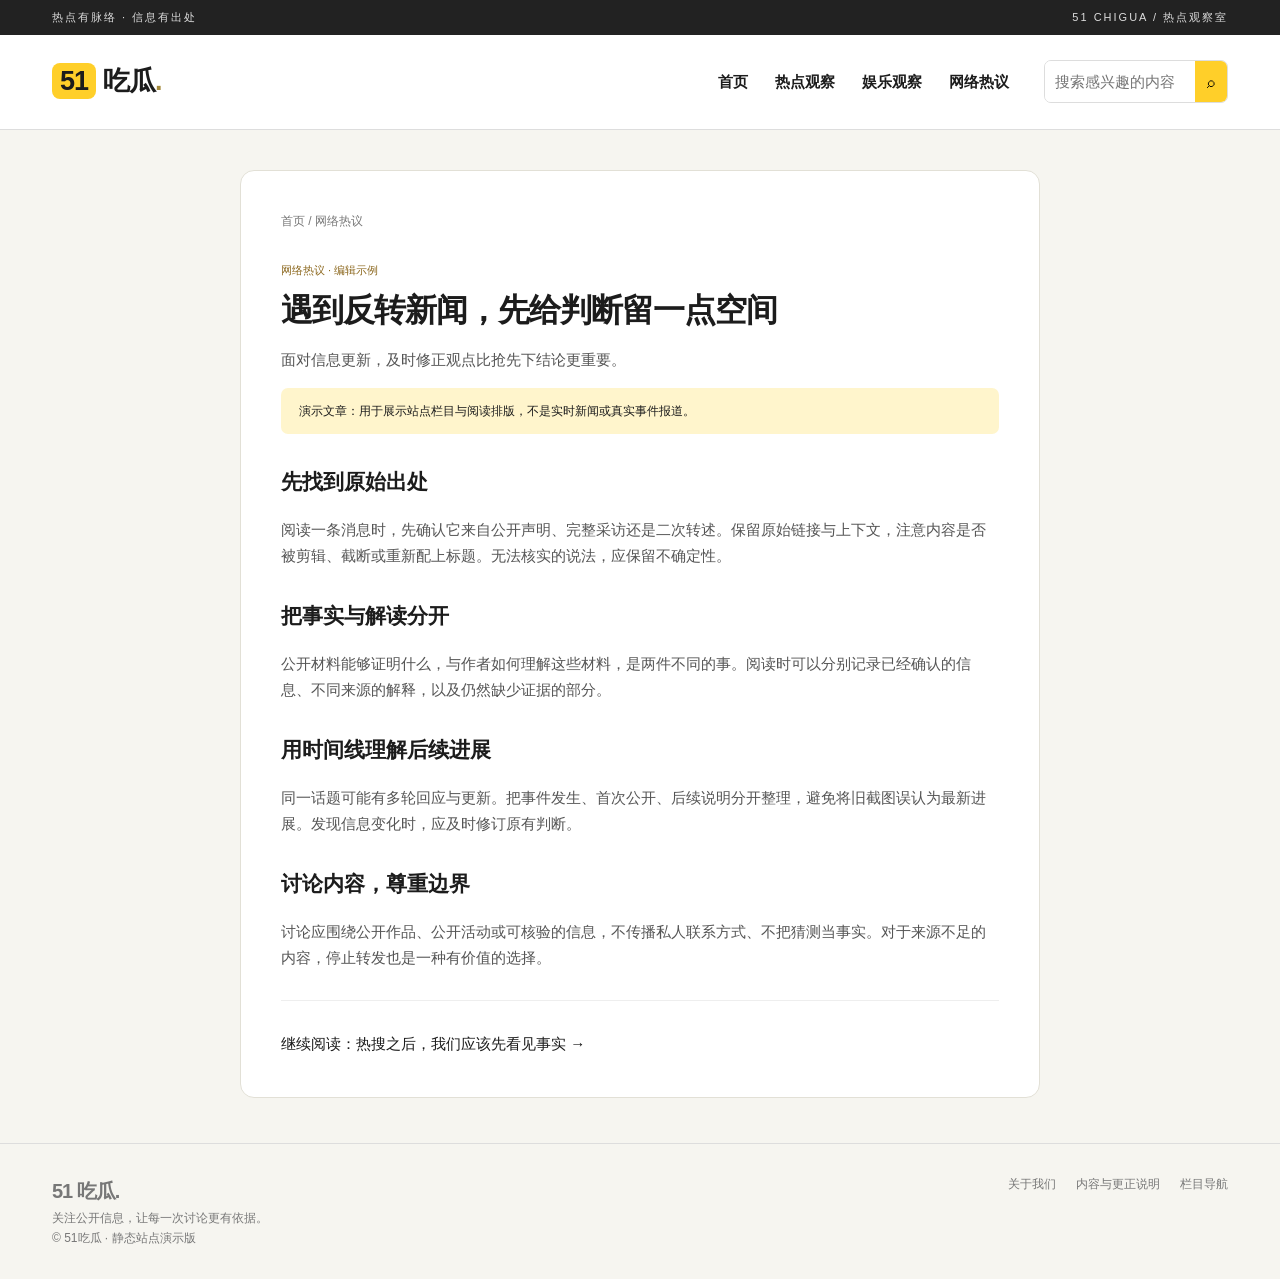
<file: articles/story-6.html>
<!doctype html><html lang="zh-CN"><head><meta charset="utf-8"><meta name="viewport" content="width=device-width,initial-scale=1"><title>遇到反转新闻，先给判断留一点空间-51吃瓜</title><meta name="description" content="面对信息更新，及时修正观点比抢先下结论更重要。"><meta name="keywords" content="51吃瓜网黑料第一爆料最快,全网最快最全吃瓜平台,黑料实时更新,51吃瓜"><meta name="robots" content="index,follow"><link rel="stylesheet" href="../style.css"><link rel="canonical" href="https://chigua51-static-20261031.yumidctacta.chatgpt.site/articles/story-6.html"><meta property="og:title" content="遇到反转新闻，先给判断留一点空间-51吃瓜"><meta property="og:description" content="面对信息更新，及时修正观点比抢先下结论更重要。"><meta property="og:type" content="article"><meta property="og:url" content="https://chigua51-static-20261031.yumidctacta.chatgpt.site/articles/story-6.html"><meta property="og:site_name" content="51吃瓜"><meta property="og:locale" content="zh_CN"><meta property="og:image" content="https://chigua51-static-20261031.yumidctacta.chatgpt.site/assets/og-cover.png"><meta property="og:image:secure_url" content="https://chigua51-static-20261031.yumidctacta.chatgpt.site/assets/og-cover.png"><meta property="og:image:type" content="image/png"><meta property="og:image:width" content="1200"><meta property="og:image:height" content="630"><meta property="og:image:alt" content="51吃瓜热点观察室：看见热点，也看清来龙去脉。"><meta name="twitter:card" content="summary_large_image"><meta name="twitter:title" content="遇到反转新闻，先给判断留一点空间-51吃瓜"><meta name="twitter:description" content="面对信息更新，及时修正观点比抢先下结论更重要。"><meta name="twitter:image" content="https://chigua51-static-20261031.yumidctacta.chatgpt.site/assets/og-cover.png"><meta name="twitter:image:alt" content="51吃瓜热点观察室：看见热点，也看清来龙去脉。"></head><body><div class="top"><div class="wrap"><span>热点有脉络 · 信息有出处</span><span>51 CHIGUA / 热点观察室</span></div></div><header><div class="wrap head"><a class="logo" href="../index.html"><b>51</b>吃瓜<span style="color:#a58b3d">.</span></a><nav><a href="../index.html">首页</a><a href="../category/hot.html">热点观察</a><a href="../category/ent.html">娱乐观察</a><a href="../category/web.html">网络热议</a></nav><form class="search" action="../index.html"><input name="q" aria-label="搜索文章" placeholder="搜索感兴趣的内容"><button aria-label="搜索">⌕</button></form></div></header><main class="wrap"><article class="article"><div class="crumb"><a href="../index.html">首页</a> / 网络热议</div><span class="label">网络热议 · 编辑示例</span><h1>遇到反转新闻，先给判断留一点空间</h1><p>面对信息更新，及时修正观点比抢先下结论更重要。</p><div class="notice">演示文章：用于展示站点栏目与阅读排版，不是实时新闻或真实事件报道。</div><h2>先找到原始出处</h2><p>阅读一条消息时，先确认它来自公开声明、完整采访还是二次转述。保留原始链接与上下文，注意内容是否被剪辑、截断或重新配上标题。无法核实的说法，应保留不确定性。</p><h2>把事实与解读分开</h2><p>公开材料能够证明什么，与作者如何理解这些材料，是两件不同的事。阅读时可以分别记录已经确认的信息、不同来源的解释，以及仍然缺少证据的部分。</p><h2>用时间线理解后续进展</h2><p>同一话题可能有多轮回应与更新。把事件发生、首次公开、后续说明分开整理，避免将旧截图误认为最新进展。发现信息变化时，应及时修订原有判断。</p><h2>讨论内容，尊重边界</h2><p>讨论应围绕公开作品、公开活动或可核验的信息，不传播私人联系方式、不把猜测当事实。对于来源不足的内容，停止转发也是一种有价值的选择。</p><hr style="border:0;border-top:1px solid #eee;margin:30px 0"><a href="story-1.html">继续阅读：热搜之后，我们应该先看见事实 →</a></article></main><footer><div class="wrap foot"><div><span class="logo" style="font-size:20px">51 吃瓜.</span><br>关注公开信息，让每一次讨论更有依据。<br>© 51吃瓜 · 静态站点演示版</div><div class="footlinks"><a href="../about.html">关于我们</a><a href="../policy.html">内容与更正说明</a><a href="../category/hot.html">栏目导航</a></div></div></footer></body></html>
</file>
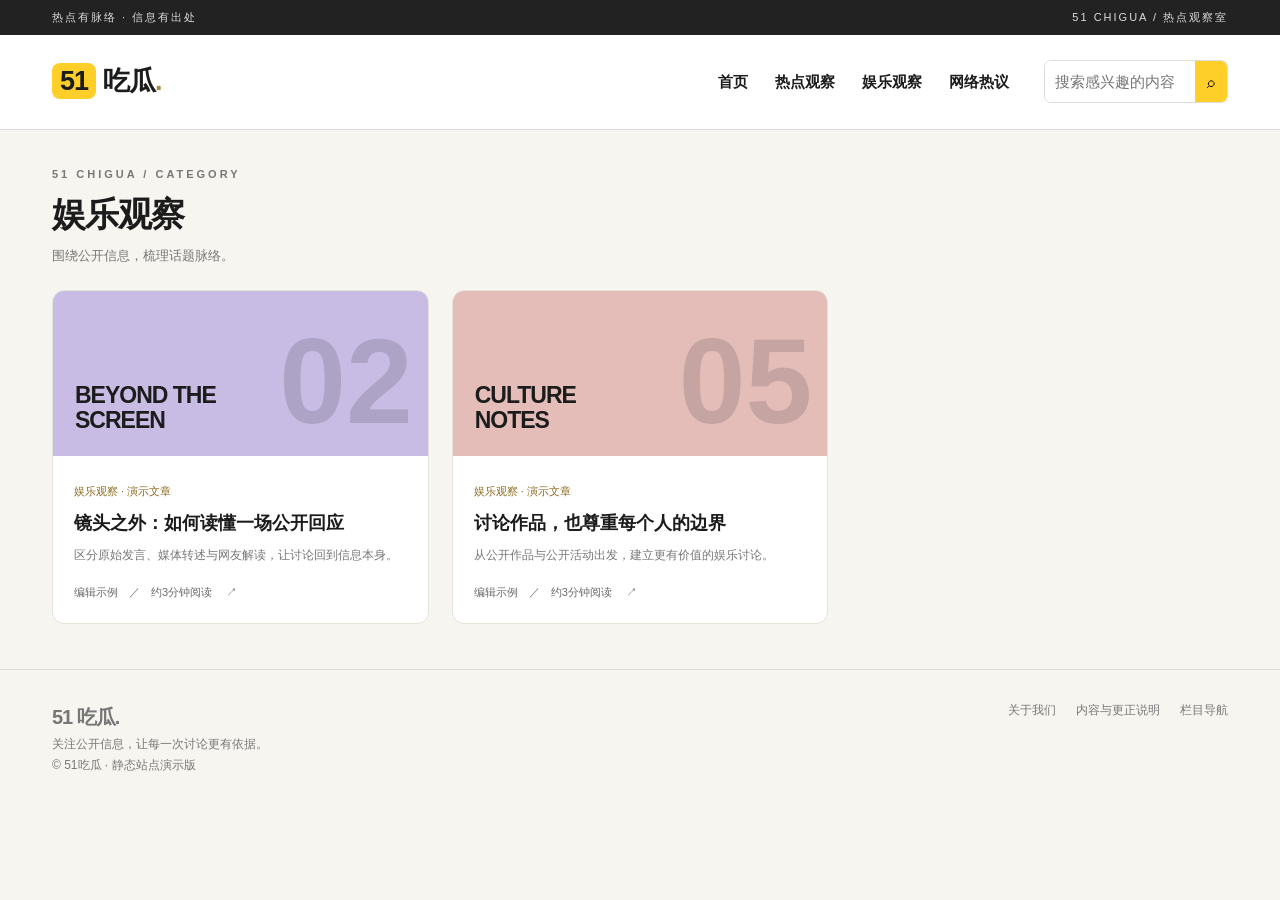
<file: category/ent.html>
<!doctype html><html lang="zh-CN"><head><meta charset="utf-8"><meta name="viewport" content="width=device-width,initial-scale=1"><title>娱乐观察-51吃瓜</title><meta name="description" content="51吃瓜作为全网最快最全吃瓜平台，黑料实时更新，让您始终领先一步。"><meta name="keywords" content="51吃瓜网黑料第一爆料最快,全网最快最全吃瓜平台,黑料实时更新,51吃瓜"><meta name="robots" content="index,follow"><link rel="stylesheet" href="../style.css"><link rel="canonical" href="https://chigua51-static-20261031.yumidctacta.chatgpt.site/category/ent.html"><meta property="og:title" content="娱乐观察-51吃瓜"><meta property="og:description" content="51吃瓜作为全网最快最全吃瓜平台，黑料实时更新，让您始终领先一步。"><meta property="og:type" content="website"><meta property="og:url" content="https://chigua51-static-20261031.yumidctacta.chatgpt.site/category/ent.html"><meta property="og:site_name" content="51吃瓜"><meta property="og:locale" content="zh_CN"><meta property="og:image" content="https://chigua51-static-20261031.yumidctacta.chatgpt.site/assets/og-cover.png"><meta property="og:image:secure_url" content="https://chigua51-static-20261031.yumidctacta.chatgpt.site/assets/og-cover.png"><meta property="og:image:type" content="image/png"><meta property="og:image:width" content="1200"><meta property="og:image:height" content="630"><meta property="og:image:alt" content="51吃瓜热点观察室：看见热点，也看清来龙去脉。"><meta name="twitter:card" content="summary_large_image"><meta name="twitter:title" content="娱乐观察-51吃瓜"><meta name="twitter:description" content="51吃瓜作为全网最快最全吃瓜平台，黑料实时更新，让您始终领先一步。"><meta name="twitter:image" content="https://chigua51-static-20261031.yumidctacta.chatgpt.site/assets/og-cover.png"><meta name="twitter:image:alt" content="51吃瓜热点观察室：看见热点，也看清来龙去脉。"></head><body><div class="top"><div class="wrap"><span>热点有脉络 · 信息有出处</span><span>51 CHIGUA / 热点观察室</span></div></div><header><div class="wrap head"><a class="logo" href="../index.html"><b>51</b>吃瓜<span style="color:#a58b3d">.</span></a><nav><a href="../index.html">首页</a><a href="../category/hot.html">热点观察</a><a href="../category/ent.html">娱乐观察</a><a href="../category/web.html">网络热议</a></nav><form class="search" action="../index.html"><input name="q" aria-label="搜索文章" placeholder="搜索感兴趣的内容"><button aria-label="搜索">⌕</button></form></div></header><main class="wrap"><div class="intro"><div><div class="eyebrow">51 CHIGUA / CATEGORY</div><h1>娱乐观察</h1><p>围绕公开信息，梳理话题脉络。</p></div></div><div class="grid"><article class="card" data-search="娱乐观察 镜头之外：如何读懂一场公开回应 区分原始发言、媒体转述与网友解读，让讨论回到信息本身。"><a href="../articles/story-2.html"><div class="art purple"><strong>BEYOND THE SCREEN</strong><i>02</i></div><div class="cardbody"><span class="label">娱乐观察 · 演示文章</span><h3>镜头之外：如何读懂一场公开回应</h3><p>区分原始发言、媒体转述与网友解读，让讨论回到信息本身。</p><div class="meta">编辑示例　／　约3分钟阅读　 ↗</div></div></a></article><article class="card" data-search="娱乐观察 讨论作品，也尊重每个人的边界 从公开作品与公开活动出发，建立更有价值的娱乐讨论。"><a href="../articles/story-5.html"><div class="art pink"><strong>CULTURE NOTES</strong><i>05</i></div><div class="cardbody"><span class="label">娱乐观察 · 演示文章</span><h3>讨论作品，也尊重每个人的边界</h3><p>从公开作品与公开活动出发，建立更有价值的娱乐讨论。</p><div class="meta">编辑示例　／　约3分钟阅读　 ↗</div></div></a></article></div></main><footer><div class="wrap foot"><div><span class="logo" style="font-size:20px">51 吃瓜.</span><br>关注公开信息，让每一次讨论更有依据。<br>© 51吃瓜 · 静态站点演示版</div><div class="footlinks"><a href="../about.html">关于我们</a><a href="../policy.html">内容与更正说明</a><a href="../category/hot.html">栏目导航</a></div></div></footer></body></html>
</file>
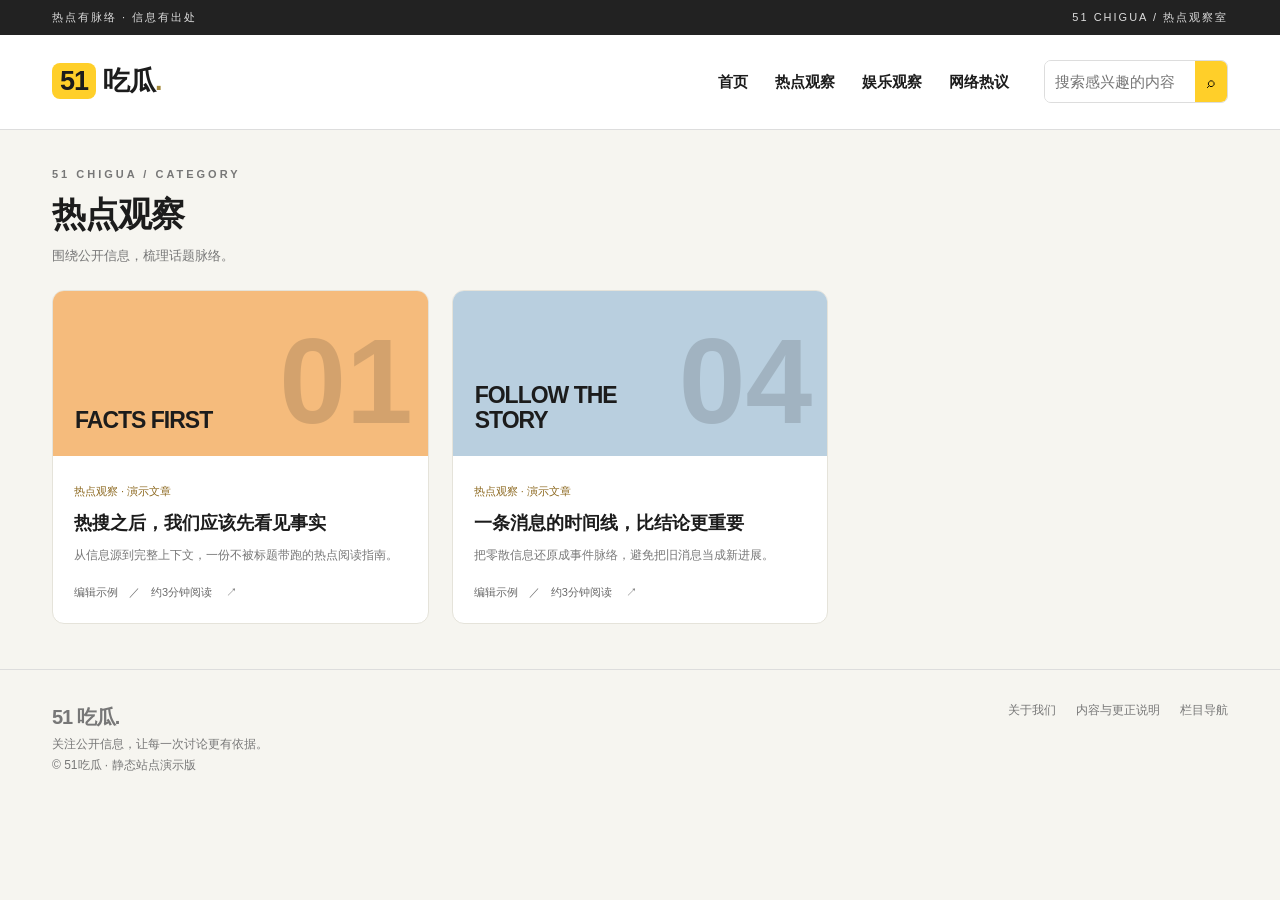
<file: category/hot.html>
<!doctype html><html lang="zh-CN"><head><meta charset="utf-8"><meta name="viewport" content="width=device-width,initial-scale=1"><title>热点观察-51吃瓜</title><meta name="description" content="51吃瓜作为全网最快最全吃瓜平台，黑料实时更新，让您始终领先一步。"><meta name="keywords" content="51吃瓜网黑料第一爆料最快,全网最快最全吃瓜平台,黑料实时更新,51吃瓜"><meta name="robots" content="index,follow"><link rel="stylesheet" href="../style.css"><link rel="canonical" href="https://chigua51-static-20261031.yumidctacta.chatgpt.site/category/hot.html"><meta property="og:title" content="热点观察-51吃瓜"><meta property="og:description" content="51吃瓜作为全网最快最全吃瓜平台，黑料实时更新，让您始终领先一步。"><meta property="og:type" content="website"><meta property="og:url" content="https://chigua51-static-20261031.yumidctacta.chatgpt.site/category/hot.html"><meta property="og:site_name" content="51吃瓜"><meta property="og:locale" content="zh_CN"><meta property="og:image" content="https://chigua51-static-20261031.yumidctacta.chatgpt.site/assets/og-cover.png"><meta property="og:image:secure_url" content="https://chigua51-static-20261031.yumidctacta.chatgpt.site/assets/og-cover.png"><meta property="og:image:type" content="image/png"><meta property="og:image:width" content="1200"><meta property="og:image:height" content="630"><meta property="og:image:alt" content="51吃瓜热点观察室：看见热点，也看清来龙去脉。"><meta name="twitter:card" content="summary_large_image"><meta name="twitter:title" content="热点观察-51吃瓜"><meta name="twitter:description" content="51吃瓜作为全网最快最全吃瓜平台，黑料实时更新，让您始终领先一步。"><meta name="twitter:image" content="https://chigua51-static-20261031.yumidctacta.chatgpt.site/assets/og-cover.png"><meta name="twitter:image:alt" content="51吃瓜热点观察室：看见热点，也看清来龙去脉。"></head><body><div class="top"><div class="wrap"><span>热点有脉络 · 信息有出处</span><span>51 CHIGUA / 热点观察室</span></div></div><header><div class="wrap head"><a class="logo" href="../index.html"><b>51</b>吃瓜<span style="color:#a58b3d">.</span></a><nav><a href="../index.html">首页</a><a href="../category/hot.html">热点观察</a><a href="../category/ent.html">娱乐观察</a><a href="../category/web.html">网络热议</a></nav><form class="search" action="../index.html"><input name="q" aria-label="搜索文章" placeholder="搜索感兴趣的内容"><button aria-label="搜索">⌕</button></form></div></header><main class="wrap"><div class="intro"><div><div class="eyebrow">51 CHIGUA / CATEGORY</div><h1>热点观察</h1><p>围绕公开信息，梳理话题脉络。</p></div></div><div class="grid"><article class="card" data-search="热点观察 热搜之后，我们应该先看见事实 从信息源到完整上下文，一份不被标题带跑的热点阅读指南。"><a href="../articles/story-1.html"><div class="art orange"><strong>FACTS FIRST</strong><i>01</i></div><div class="cardbody"><span class="label">热点观察 · 演示文章</span><h3>热搜之后，我们应该先看见事实</h3><p>从信息源到完整上下文，一份不被标题带跑的热点阅读指南。</p><div class="meta">编辑示例　／　约3分钟阅读　 ↗</div></div></a></article><article class="card" data-search="热点观察 一条消息的时间线，比结论更重要 把零散信息还原成事件脉络，避免把旧消息当成新进展。"><a href="../articles/story-4.html"><div class="art blue"><strong>FOLLOW THE STORY</strong><i>04</i></div><div class="cardbody"><span class="label">热点观察 · 演示文章</span><h3>一条消息的时间线，比结论更重要</h3><p>把零散信息还原成事件脉络，避免把旧消息当成新进展。</p><div class="meta">编辑示例　／　约3分钟阅读　 ↗</div></div></a></article></div></main><footer><div class="wrap foot"><div><span class="logo" style="font-size:20px">51 吃瓜.</span><br>关注公开信息，让每一次讨论更有依据。<br>© 51吃瓜 · 静态站点演示版</div><div class="footlinks"><a href="../about.html">关于我们</a><a href="../policy.html">内容与更正说明</a><a href="../category/hot.html">栏目导航</a></div></div></footer></body></html>
</file>
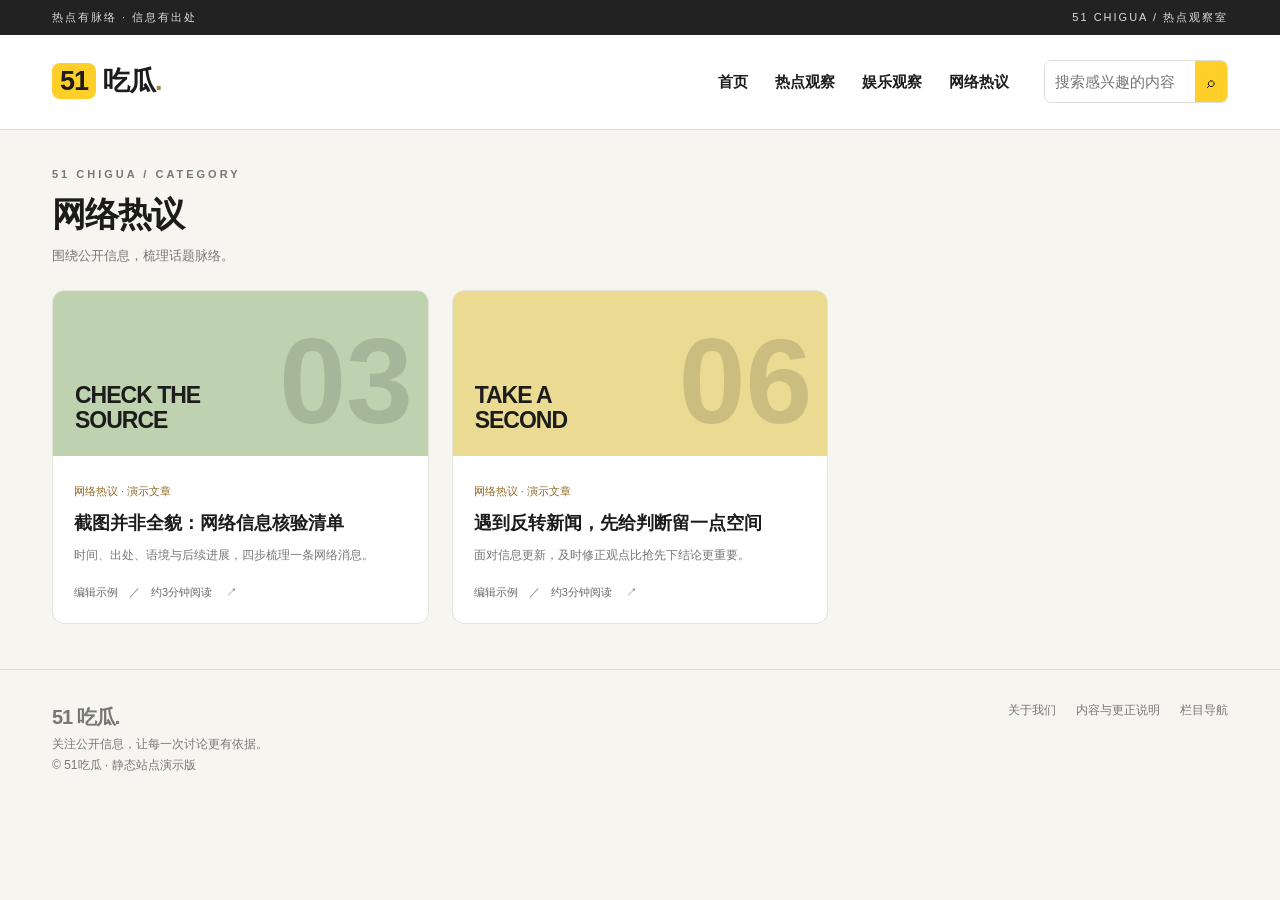
<file: category/web.html>
<!doctype html><html lang="zh-CN"><head><meta charset="utf-8"><meta name="viewport" content="width=device-width,initial-scale=1"><title>网络热议-51吃瓜</title><meta name="description" content="51吃瓜作为全网最快最全吃瓜平台，黑料实时更新，让您始终领先一步。"><meta name="keywords" content="51吃瓜网黑料第一爆料最快,全网最快最全吃瓜平台,黑料实时更新,51吃瓜"><meta name="robots" content="index,follow"><link rel="stylesheet" href="../style.css"><link rel="canonical" href="https://chigua51-static-20261031.yumidctacta.chatgpt.site/category/web.html"><meta property="og:title" content="网络热议-51吃瓜"><meta property="og:description" content="51吃瓜作为全网最快最全吃瓜平台，黑料实时更新，让您始终领先一步。"><meta property="og:type" content="website"><meta property="og:url" content="https://chigua51-static-20261031.yumidctacta.chatgpt.site/category/web.html"><meta property="og:site_name" content="51吃瓜"><meta property="og:locale" content="zh_CN"><meta property="og:image" content="https://chigua51-static-20261031.yumidctacta.chatgpt.site/assets/og-cover.png"><meta property="og:image:secure_url" content="https://chigua51-static-20261031.yumidctacta.chatgpt.site/assets/og-cover.png"><meta property="og:image:type" content="image/png"><meta property="og:image:width" content="1200"><meta property="og:image:height" content="630"><meta property="og:image:alt" content="51吃瓜热点观察室：看见热点，也看清来龙去脉。"><meta name="twitter:card" content="summary_large_image"><meta name="twitter:title" content="网络热议-51吃瓜"><meta name="twitter:description" content="51吃瓜作为全网最快最全吃瓜平台，黑料实时更新，让您始终领先一步。"><meta name="twitter:image" content="https://chigua51-static-20261031.yumidctacta.chatgpt.site/assets/og-cover.png"><meta name="twitter:image:alt" content="51吃瓜热点观察室：看见热点，也看清来龙去脉。"></head><body><div class="top"><div class="wrap"><span>热点有脉络 · 信息有出处</span><span>51 CHIGUA / 热点观察室</span></div></div><header><div class="wrap head"><a class="logo" href="../index.html"><b>51</b>吃瓜<span style="color:#a58b3d">.</span></a><nav><a href="../index.html">首页</a><a href="../category/hot.html">热点观察</a><a href="../category/ent.html">娱乐观察</a><a href="../category/web.html">网络热议</a></nav><form class="search" action="../index.html"><input name="q" aria-label="搜索文章" placeholder="搜索感兴趣的内容"><button aria-label="搜索">⌕</button></form></div></header><main class="wrap"><div class="intro"><div><div class="eyebrow">51 CHIGUA / CATEGORY</div><h1>网络热议</h1><p>围绕公开信息，梳理话题脉络。</p></div></div><div class="grid"><article class="card" data-search="网络热议 截图并非全貌：网络信息核验清单 时间、出处、语境与后续进展，四步梳理一条网络消息。"><a href="../articles/story-3.html"><div class="art green"><strong>CHECK THE SOURCE</strong><i>03</i></div><div class="cardbody"><span class="label">网络热议 · 演示文章</span><h3>截图并非全貌：网络信息核验清单</h3><p>时间、出处、语境与后续进展，四步梳理一条网络消息。</p><div class="meta">编辑示例　／　约3分钟阅读　 ↗</div></div></a></article><article class="card" data-search="网络热议 遇到反转新闻，先给判断留一点空间 面对信息更新，及时修正观点比抢先下结论更重要。"><a href="../articles/story-6.html"><div class="art yellow"><strong>TAKE A SECOND</strong><i>06</i></div><div class="cardbody"><span class="label">网络热议 · 演示文章</span><h3>遇到反转新闻，先给判断留一点空间</h3><p>面对信息更新，及时修正观点比抢先下结论更重要。</p><div class="meta">编辑示例　／　约3分钟阅读　 ↗</div></div></a></article></div></main><footer><div class="wrap foot"><div><span class="logo" style="font-size:20px">51 吃瓜.</span><br>关注公开信息，让每一次讨论更有依据。<br>© 51吃瓜 · 静态站点演示版</div><div class="footlinks"><a href="../about.html">关于我们</a><a href="../policy.html">内容与更正说明</a><a href="../category/hot.html">栏目导航</a></div></div></footer></body></html>
</file>
<file: style.css>
*{box-sizing:border-box}body{margin:0;background:#f6f5f0;color:#1c1c1c;font:15px/1.7 "Microsoft YaHei",sans-serif}a{color:inherit;text-decoration:none}button,input{font:inherit}.wrap{max-width:1240px;margin:auto;padding:0 32px}.top{background:#222;color:#ddd;font-size:11px;letter-spacing:2px;padding:8px 0}.top .wrap{display:flex;justify-content:space-between}header{background:#fff;border-bottom:1px solid #ddd}.head{display:flex;align-items:center;gap:35px;padding-top:24px;padding-bottom:24px}.logo{font-size:27px;font-weight:900;letter-spacing:-1px}.logo b{background:#ffcf29;padding:3px 8px;border-radius:8px;margin-right:7px}nav{display:flex;gap:27px;margin-left:auto;font-weight:700}nav a:hover{color:#a56b00}.search{display:flex;border:1px solid #ddd;border-radius:7px;overflow:hidden}.search input{width:150px;border:0;padding:8px 10px;outline:none}.search button{border:0;background:#ffcf29;cursor:pointer;padding:0 12px}.intro{display:flex;justify-content:space-between;align-items:end;margin:35px 0 22px}.eyebrow{font-size:11px;letter-spacing:3px;font-weight:800;color:#777}h1{font-size:34px;line-height:1.3;letter-spacing:-1px;margin:9px 0}.intro p{margin:0;color:#777;font-size:13px}.pill{border:1px solid #ddd;border-radius:25px;padding:7px 15px;font-size:12px;background:white}.hero{display:grid;grid-template-columns:1.8fr 1fr;gap:22px}.feature{background:#ffcf29;border-radius:14px;min-height:365px;padding:35px;position:relative;overflow:hidden;display:flex;flex-direction:column;justify-content:end}.feature:after{content:'瓜';position:absolute;right:-10px;top:-60px;font-weight:900;font-size:300px;line-height:1.3;transform:rotate(-12deg);opacity:.09}.tag{display:inline-block;font-size:11px;background:#222;color:#fff;padding:3px 9px;border-radius:4px;width:max-content}.feature h2{max-width:450px;font-size:35px;line-height:1.4;margin:15px 0;position:relative;z-index:1}.feature p{max-width:440px;font-size:13px}.meta{font-size:11px;opacity:.65}.trending{border:1px solid #deddd4;background:#fff;border-radius:14px;padding:24px}.trending h2{font-size:19px;margin:0 0 15px}.trend{display:flex;gap:15px;padding:14px 0;border-top:1px solid #eee;font-size:14px;font-weight:600}.trend span{font-size:23px;color:#c5c3ba;font-style:italic;line-height:1.2}.trend:first-of-type span{color:#d68c00}.sectionhead{display:flex;align-items:center;justify-content:space-between;margin:37px 0 20px}.sectionhead h2{font-size:23px;margin:0}.filters{display:flex;gap:8px;flex-wrap:wrap}.filters a{font-size:12px;background:#fff;border:1px solid #ddd;padding:5px 14px;border-radius:25px}.filters a.active{background:#222;color:white;border-color:#222}.grid{display:grid;grid-template-columns:repeat(3,1fr);gap:23px}.card{background:#fff;border:1px solid #e5e3da;border-radius:12px;overflow:hidden;transition:transform .2s}.card:hover{transform:translateY(-4px)}.art{height:165px;padding:22px;display:flex;justify-content:space-between;align-items:end;position:relative;overflow:hidden}.art strong{font-size:23px;letter-spacing:-1px;max-width:170px;line-height:1.1;z-index:1}.art i{position:absolute;right:15px;top:0;font-size:120px;font-weight:900;font-style:normal;opacity:.15;line-height:1.5}.orange{background:#f5bb7c}.purple{background:#c8bce5}.green{background:#bfd2b0}.blue{background:#b9cfdf}.pink{background:#e4bdb9}.yellow{background:#ebdb92}.cardbody{padding:21px}.label{font-size:11px;color:#8d6920}.card h3{font-size:18px;line-height:1.5;margin:8px 0}.card p{font-size:12px;color:#777;margin:0 0 18px}.banner{background:#252722;color:white;border-radius:12px;padding:28px 32px;margin:35px 0;display:flex;align-items:center;gap:25px}.banner strong{font-size:21px}.banner p{font-size:12px;color:#bbb;margin:5px 0}.banner a{margin-left:auto;background:#ffcf29;color:#222;border-radius:6px;padding:9px 18px;font-size:12px;white-space:nowrap}footer{border-top:1px solid #ddd;margin-top:45px;padding:30px 0;color:#777;font-size:12px}.foot{display:flex;justify-content:space-between}.footlinks{display:flex;gap:20px}.article{max-width:800px;margin:40px auto;background:white;border:1px solid #e2e0d6;border-radius:14px;padding:40px}.article h1{font-size:32px}.article h2{font-size:21px;margin-top:30px}.article p{color:#555}.notice{background:#fff5cc;padding:13px 18px;border-radius:7px;font-size:12px}.empty{display:none;padding:30px}.crumb{font-size:12px;color:#777;margin-bottom:25px}@media(max-width:850px){.head{flex-wrap:wrap;gap:15px}nav{order:3;width:100%;margin:0;justify-content:space-between}.search{margin-left:auto}.hero{grid-template-columns:1fr}.grid{grid-template-columns:repeat(2,1fr)}.intro .pill{display:none}.sectionhead{align-items:start;gap:15px;flex-direction:column}.feature h2{font-size:30px}.banner{align-items:start;flex-direction:column}.banner a{margin:0}.foot{gap:20px;flex-direction:column}}@media(max-width:520px){.wrap{padding:0 18px}.grid{grid-template-columns:1fr}.intro h1{font-size:29px}.feature{padding:25px;min-height:320px}.article{margin:20px 0;padding:24px}.search input{width:100px}.top{letter-spacing:0}.logo{font-size:23px}nav{font-size:13px}.art{height:185px}}
</file>
